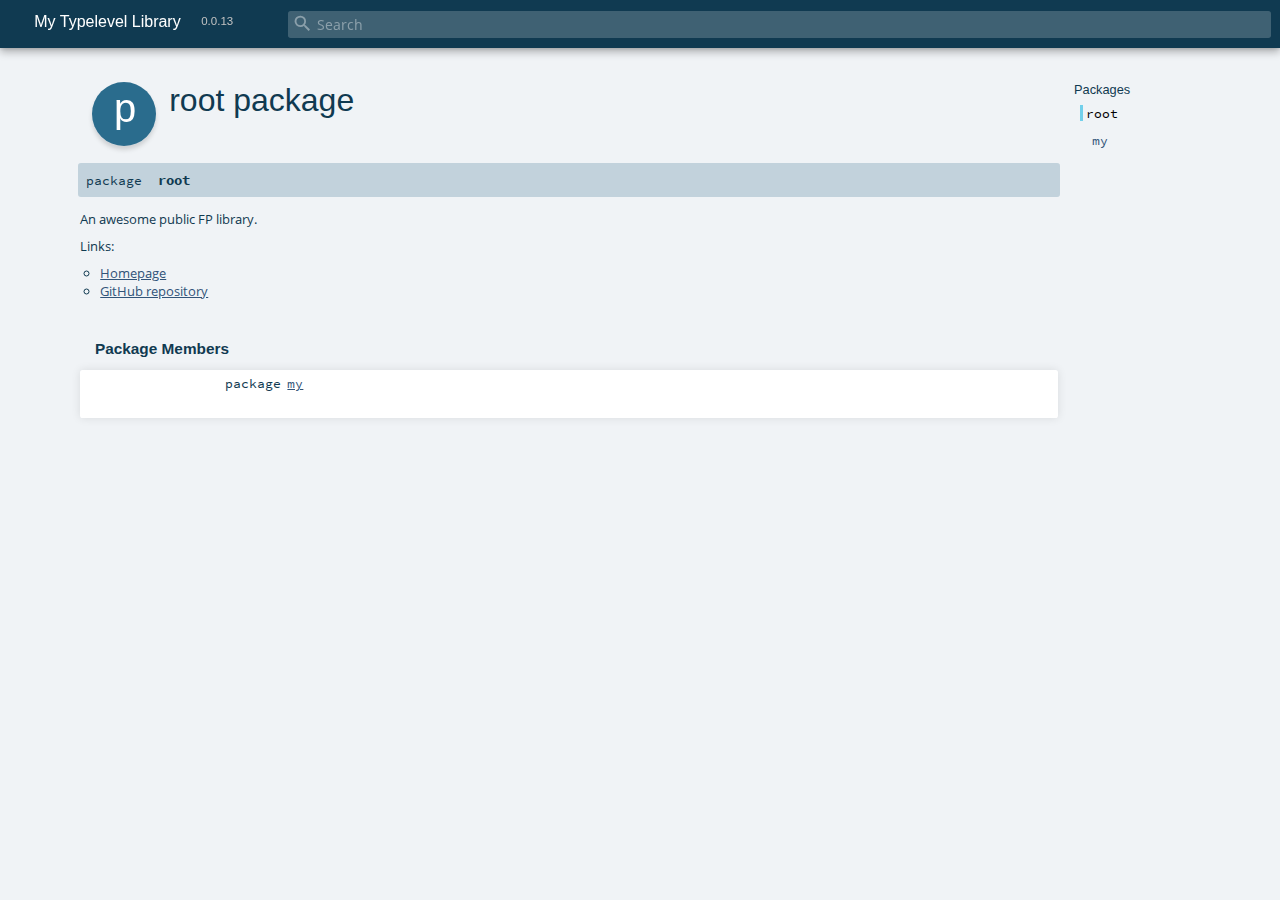
<file: api/index.html>
<!DOCTYPE html ><html><head><meta http-equiv="X-UA-Compatible" content="IE=edge"/><meta content="width=device-width, initial-scale=1.0, maximum-scale=1.0, user-scalable=no" name="viewport"/><title>My Typelevel Library 0.0.13</title><meta content="My Typelevel Library 0.0.13" name="description"/><meta content="My Typelevel Library 0.0.13" name="keywords"/><meta http-equiv="content-type" content="text/html; charset=UTF-8"/><link href="lib/index.css" media="screen" type="text/css" rel="stylesheet"/><link href="lib/template.css" media="screen" type="text/css" rel="stylesheet"/><link href="lib/print.css" media="print" type="text/css" rel="stylesheet"/><link href="lib/diagrams.css" media="screen" type="text/css" rel="stylesheet" id="diagrams-css"/><script type="text/javascript" src="lib/jquery.min.js"></script><script type="text/javascript" src="lib/index.js"></script><script type="text/javascript" src="index.js"></script><script type="text/javascript" src="lib/scheduler.js"></script><script type="text/javascript" src="lib/template.js"></script><script type="text/javascript">/* this variable can be used by the JS to determine the path to the root document */
var toRoot = '';</script></head><body><div id="search"><span id="doc-title">My Typelevel Library<span id="doc-version">0.0.13</span></span> <span class="close-results"><span class="left">&lt;</span> Back</span><div id="textfilter"><span class="input"><input autocapitalize="none" placeholder="Search" id="index-input" type="text" accesskey="/"/><i class="clear material-icons"></i><i id="search-icon" class="material-icons"></i></span></div></div><div id="search-results"><div id="search-progress"><div id="progress-fill"></div></div><div id="results-content"><div id="entity-results"></div><div id="member-results"></div></div></div><div id="content-scroll-container" style="-webkit-overflow-scrolling: touch;"><div id="content-container" style="-webkit-overflow-scrolling: touch;"><div id="subpackage-spacer"><div id="packages"><h1>Packages</h1><ul><li class="indented0 current" name="_root_.root" group="Ungrouped" fullComment="yes" data-isabs="false" visbl="pub"><a id="_root_" class="anchorToMember"></a><a id="root:_root_" class="anchorToMember"></a> <span class="permalink"><a href="index.html" title="Permalink"><i class="material-icons"></i></a></span> <span class="modifier_kind"><span class="modifier"></span> <span class="kind">package</span></span> <span class="symbol"><span class="name">root</span></span><p class="shortcomment cmt">An awesome public FP library.</p><div class="fullcomment"><div class="comment cmt"><p>An awesome public FP library.</p><p>Links:</p><ul><li><a href="https://alexandru.github.io/my-typelevel-library/" target="_blank">Homepage</a></li><li><a href="https://github.com/alexandru/my-typelevel-library" target="_blank">GitHub repository</a></li></ul></div></div></li><li class="indented1 " name="_root_.my" group="Ungrouped" fullComment="no" data-isabs="false" visbl="pub"><a id="my" class="anchorToMember"></a><a id="my:my" class="anchorToMember"></a> <span class="permalink"><a href="my/index.html" title="Permalink"><i class="material-icons"></i></a></span> <span class="modifier_kind"><span class="modifier"></span> <span class="kind">package</span></span> <span class="symbol"><a href="my/index.html" title=""><span class="name">my</span></a></span></li></ul></div></div><div id="content"><body class="package value"><div id="definition"><div class="big-circle package">p</div><h1>root package <span class="permalink"><a href="index.html" title="Permalink"><i class="material-icons"></i></a></span></h1></div><h4 id="signature" class="signature"><span class="modifier_kind"><span class="modifier"></span> <span class="kind">package</span></span> <span class="symbol"><span class="name">root</span></span></h4><div id="comment" class="fullcommenttop"><div class="comment cmt"><p>An awesome public FP library.</p><p>Links:</p><ul><li><a href="https://alexandru.github.io/my-typelevel-library/" target="_blank">Homepage</a></li><li><a href="https://github.com/alexandru/my-typelevel-library" target="_blank">GitHub repository</a></li></ul></div></div><div id="template"><div id="allMembers"><div id="packages" class="package members"><h3>Package Members</h3><ol><li class="indented0 " name="_root_.my" group="Ungrouped" fullComment="no" data-isabs="false" visbl="pub"><a id="my" class="anchorToMember"></a><a id="my:my" class="anchorToMember"></a> <span class="permalink"><a href="my/index.html" title="Permalink"><i class="material-icons"></i></a></span> <span class="modifier_kind"><span class="modifier"></span> <span class="kind">package</span></span> <span class="symbol"><a href="my/index.html" title=""><span class="name">my</span></a></span></li></ol></div></div><div id="inheritedMembers"></div><div id="groupedMembers"><div name="Ungrouped" class="group"><h3>Ungrouped</h3></div></div></div><div id="tooltip"></div><div id="footer"></div></body></div></div></div></body></html>
</file>
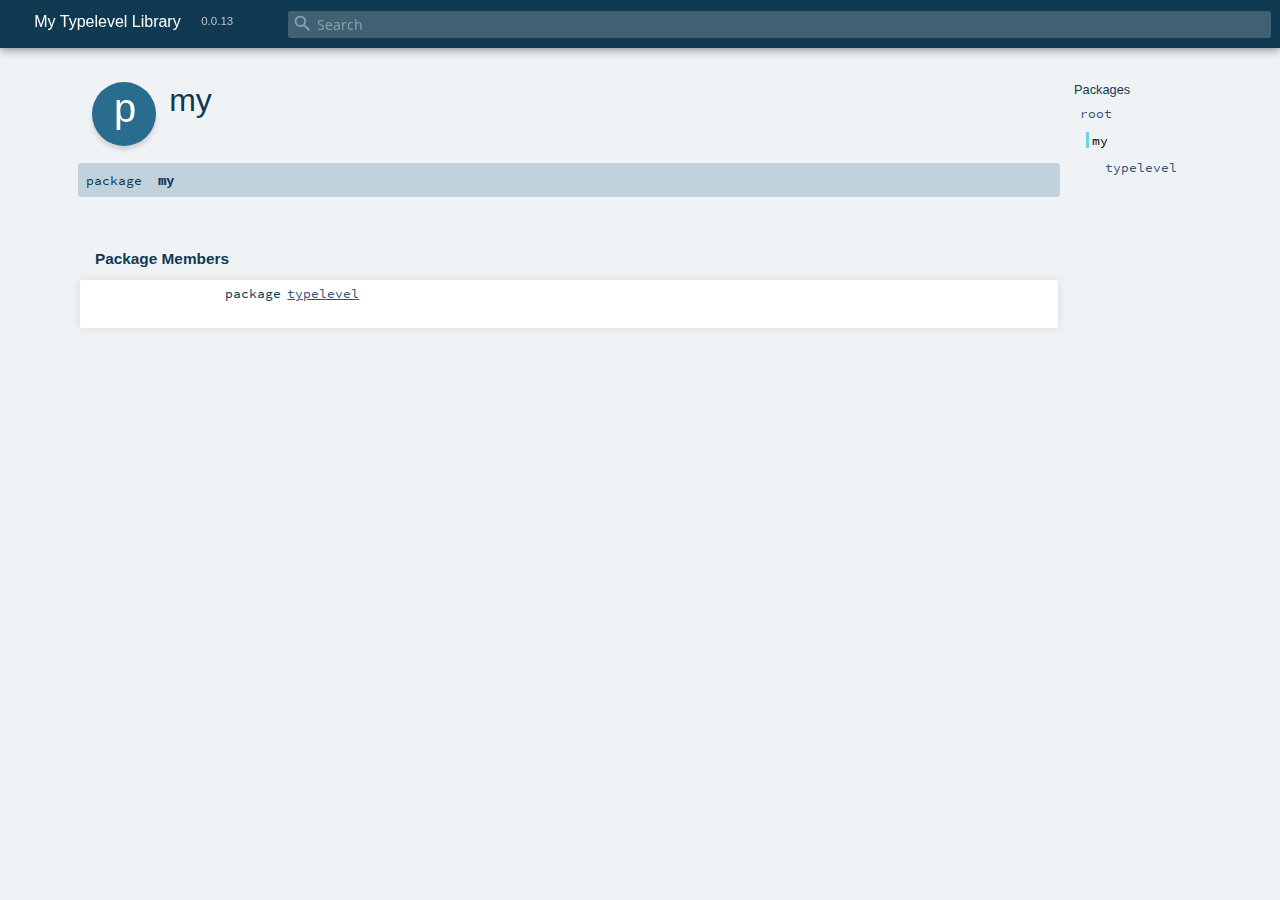
<file: api/my/index.html>
<!DOCTYPE html ><html><head><meta http-equiv="X-UA-Compatible" content="IE=edge"/><meta content="width=device-width, initial-scale=1.0, maximum-scale=1.0, user-scalable=no" name="viewport"/><title>My Typelevel Library 0.0.13 - my</title><meta content="My Typelevel Library 0.0.13 - my" name="description"/><meta content="My Typelevel Library 0.0.13 my" name="keywords"/><meta http-equiv="content-type" content="text/html; charset=UTF-8"/><link href="../lib/index.css" media="screen" type="text/css" rel="stylesheet"/><link href="../lib/template.css" media="screen" type="text/css" rel="stylesheet"/><link href="../lib/print.css" media="print" type="text/css" rel="stylesheet"/><link href="../lib/diagrams.css" media="screen" type="text/css" rel="stylesheet" id="diagrams-css"/><script type="text/javascript" src="../lib/jquery.min.js"></script><script type="text/javascript" src="../lib/index.js"></script><script type="text/javascript" src="../index.js"></script><script type="text/javascript" src="../lib/scheduler.js"></script><script type="text/javascript" src="../lib/template.js"></script><script type="text/javascript">/* this variable can be used by the JS to determine the path to the root document */
var toRoot = '../';</script></head><body><div id="search"><span id="doc-title">My Typelevel Library<span id="doc-version">0.0.13</span></span> <span class="close-results"><span class="left">&lt;</span> Back</span><div id="textfilter"><span class="input"><input autocapitalize="none" placeholder="Search" id="index-input" type="text" accesskey="/"/><i class="clear material-icons"></i><i id="search-icon" class="material-icons"></i></span></div></div><div id="search-results"><div id="search-progress"><div id="progress-fill"></div></div><div id="results-content"><div id="entity-results"></div><div id="member-results"></div></div></div><div id="content-scroll-container" style="-webkit-overflow-scrolling: touch;"><div id="content-container" style="-webkit-overflow-scrolling: touch;"><div id="subpackage-spacer"><div id="packages"><h1>Packages</h1><ul><li class="indented0 " name="_root_.root" group="Ungrouped" fullComment="yes" data-isabs="false" visbl="pub"><a id="_root_" class="anchorToMember"></a><a id="root:_root_" class="anchorToMember"></a> <span class="permalink"><a href="../index.html" title="Permalink"><i class="material-icons"></i></a></span> <span class="modifier_kind"><span class="modifier"></span> <span class="kind">package</span></span> <span class="symbol"><a href="../index.html" title="An awesome public FP library."><span class="name">root</span></a></span><p class="shortcomment cmt">An awesome public FP library.</p><div class="fullcomment"><div class="comment cmt"><p>An awesome public FP library.</p><p>Links:</p><ul><li><a href="https://alexandru.github.io/my-typelevel-library/" target="_blank">Homepage</a></li><li><a href="https://github.com/alexandru/my-typelevel-library" target="_blank">GitHub repository</a></li></ul></div><dl class="attributes block"><dt>Definition Classes</dt><dd><a href="../index.html" name="_root_" id="_root_" class="extype">root</a></dd></dl></div></li><li class="indented1 current" name="_root_.my" group="Ungrouped" fullComment="yes" data-isabs="false" visbl="pub"><a id="my" class="anchorToMember"></a><a id="my:my" class="anchorToMember"></a> <span class="permalink"><a href="../my/index.html" title="Permalink"><i class="material-icons"></i></a></span> <span class="modifier_kind"><span class="modifier"></span> <span class="kind">package</span></span> <span class="symbol"><span class="name">my</span></span><div class="fullcomment"><dl class="attributes block"><dt>Definition Classes</dt><dd><a href="../index.html" name="_root_" id="_root_" class="extype">root</a></dd></dl></div></li><li class="indented2 " name="my.typelevel" group="Ungrouped" fullComment="no" data-isabs="false" visbl="pub"><a id="typelevel" class="anchorToMember"></a><a id="typelevel:typelevel" class="anchorToMember"></a> <span class="permalink"><a href="../my/typelevel/index.html" title="Permalink"><i class="material-icons"></i></a></span> <span class="modifier_kind"><span class="modifier"></span> <span class="kind">package</span></span> <span class="symbol"><a href="typelevel/index.html" title=""><span class="name">typelevel</span></a></span></li></ul></div></div><div id="content"><body class="package value"><div id="definition"><div class="big-circle package">p</div><h1>my<span class="permalink"><a href="../my/index.html" title="Permalink"><i class="material-icons"></i></a></span></h1></div><h4 id="signature" class="signature"><span class="modifier_kind"><span class="modifier"></span> <span class="kind">package</span></span> <span class="symbol"><span class="name">my</span></span></h4><div id="comment" class="fullcommenttop"></div><div id="template"><div id="allMembers"><div id="packages" class="package members"><h3>Package Members</h3><ol><li class="indented0 " name="my.typelevel" group="Ungrouped" fullComment="no" data-isabs="false" visbl="pub"><a id="typelevel" class="anchorToMember"></a><a id="typelevel:typelevel" class="anchorToMember"></a> <span class="permalink"><a href="../my/typelevel/index.html" title="Permalink"><i class="material-icons"></i></a></span> <span class="modifier_kind"><span class="modifier"></span> <span class="kind">package</span></span> <span class="symbol"><a href="typelevel/index.html" title=""><span class="name">typelevel</span></a></span></li></ol></div></div><div id="inheritedMembers"></div><div id="groupedMembers"><div name="Ungrouped" class="group"><h3>Ungrouped</h3></div></div></div><div id="tooltip"></div><div id="footer"></div></body></div></div></div></body></html>
</file>
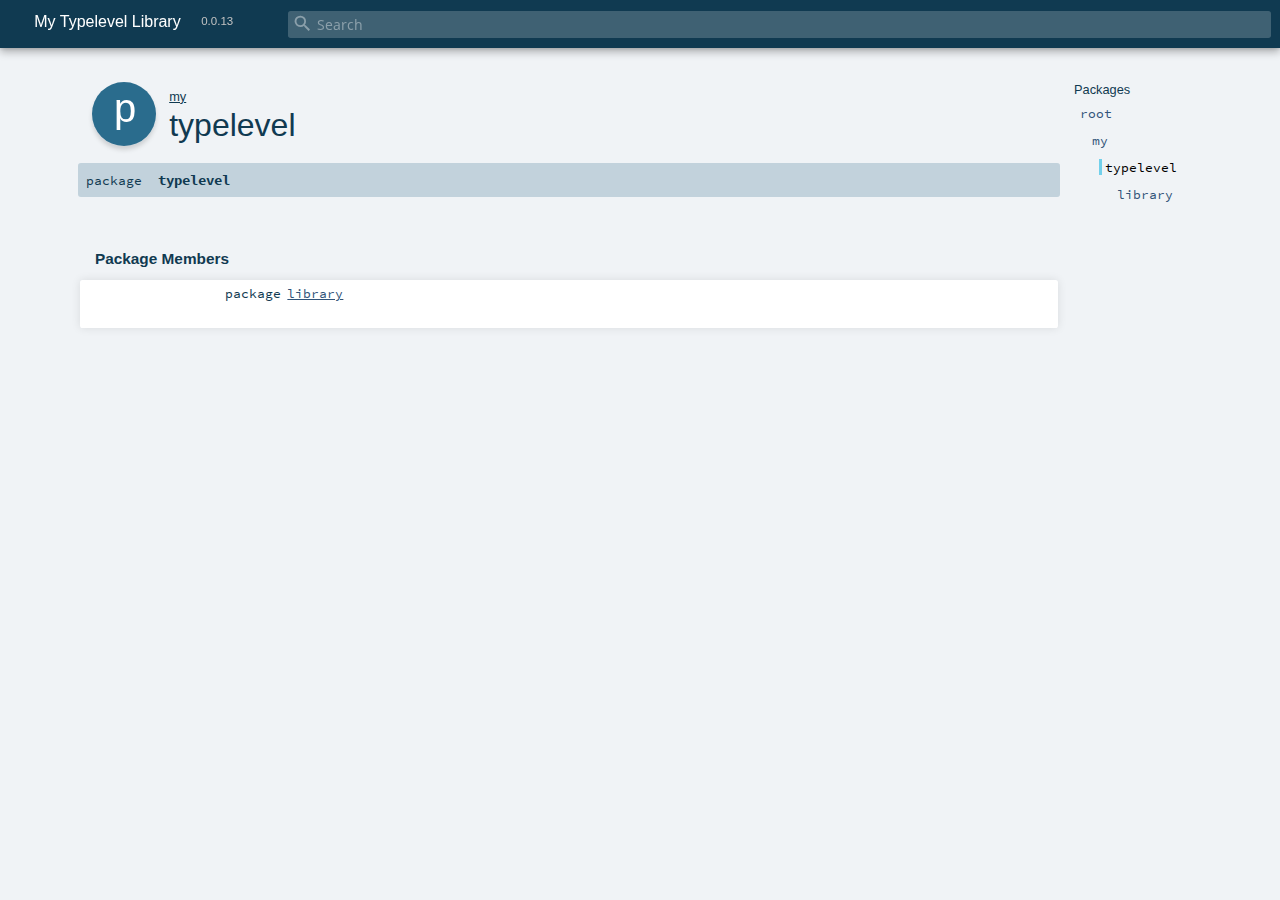
<file: api/my/typelevel/index.html>
<!DOCTYPE html ><html><head><meta http-equiv="X-UA-Compatible" content="IE=edge"/><meta content="width=device-width, initial-scale=1.0, maximum-scale=1.0, user-scalable=no" name="viewport"/><title>My Typelevel Library 0.0.13 - my.typelevel</title><meta content="My Typelevel Library 0.0.13 - my.typelevel" name="description"/><meta content="My Typelevel Library 0.0.13 my.typelevel" name="keywords"/><meta http-equiv="content-type" content="text/html; charset=UTF-8"/><link href="../../lib/index.css" media="screen" type="text/css" rel="stylesheet"/><link href="../../lib/template.css" media="screen" type="text/css" rel="stylesheet"/><link href="../../lib/print.css" media="print" type="text/css" rel="stylesheet"/><link href="../../lib/diagrams.css" media="screen" type="text/css" rel="stylesheet" id="diagrams-css"/><script type="text/javascript" src="../../lib/jquery.min.js"></script><script type="text/javascript" src="../../lib/index.js"></script><script type="text/javascript" src="../../index.js"></script><script type="text/javascript" src="../../lib/scheduler.js"></script><script type="text/javascript" src="../../lib/template.js"></script><script type="text/javascript">/* this variable can be used by the JS to determine the path to the root document */
var toRoot = '../../';</script></head><body><div id="search"><span id="doc-title">My Typelevel Library<span id="doc-version">0.0.13</span></span> <span class="close-results"><span class="left">&lt;</span> Back</span><div id="textfilter"><span class="input"><input autocapitalize="none" placeholder="Search" id="index-input" type="text" accesskey="/"/><i class="clear material-icons"></i><i id="search-icon" class="material-icons"></i></span></div></div><div id="search-results"><div id="search-progress"><div id="progress-fill"></div></div><div id="results-content"><div id="entity-results"></div><div id="member-results"></div></div></div><div id="content-scroll-container" style="-webkit-overflow-scrolling: touch;"><div id="content-container" style="-webkit-overflow-scrolling: touch;"><div id="subpackage-spacer"><div id="packages"><h1>Packages</h1><ul><li class="indented0 " name="_root_.root" group="Ungrouped" fullComment="yes" data-isabs="false" visbl="pub"><a id="_root_" class="anchorToMember"></a><a id="root:_root_" class="anchorToMember"></a> <span class="permalink"><a href="../../index.html" title="Permalink"><i class="material-icons"></i></a></span> <span class="modifier_kind"><span class="modifier"></span> <span class="kind">package</span></span> <span class="symbol"><a href="../../index.html" title="An awesome public FP library."><span class="name">root</span></a></span><p class="shortcomment cmt">An awesome public FP library.</p><div class="fullcomment"><div class="comment cmt"><p>An awesome public FP library.</p><p>Links:</p><ul><li><a href="https://alexandru.github.io/my-typelevel-library/" target="_blank">Homepage</a></li><li><a href="https://github.com/alexandru/my-typelevel-library" target="_blank">GitHub repository</a></li></ul></div><dl class="attributes block"><dt>Definition Classes</dt><dd><a href="../../index.html" name="_root_" id="_root_" class="extype">root</a></dd></dl></div></li><li class="indented1 " name="_root_.my" group="Ungrouped" fullComment="yes" data-isabs="false" visbl="pub"><a id="my" class="anchorToMember"></a><a id="my:my" class="anchorToMember"></a> <span class="permalink"><a href="../../my/index.html" title="Permalink"><i class="material-icons"></i></a></span> <span class="modifier_kind"><span class="modifier"></span> <span class="kind">package</span></span> <span class="symbol"><a href="../index.html" title=""><span class="name">my</span></a></span><div class="fullcomment"><dl class="attributes block"><dt>Definition Classes</dt><dd><a href="../../index.html" name="_root_" id="_root_" class="extype">root</a></dd></dl></div></li><li class="indented2 current" name="my.typelevel" group="Ungrouped" fullComment="yes" data-isabs="false" visbl="pub"><a id="typelevel" class="anchorToMember"></a><a id="typelevel:typelevel" class="anchorToMember"></a> <span class="permalink"><a href="../../my/typelevel/index.html" title="Permalink"><i class="material-icons"></i></a></span> <span class="modifier_kind"><span class="modifier"></span> <span class="kind">package</span></span> <span class="symbol"><span class="name">typelevel</span></span><div class="fullcomment"><dl class="attributes block"><dt>Definition Classes</dt><dd><a href="../index.html" name="my" id="my" class="extype">my</a></dd></dl></div></li><li class="indented3 " name="my.typelevel.library" group="Ungrouped" fullComment="no" data-isabs="false" visbl="pub"><a id="library" class="anchorToMember"></a><a id="library:library" class="anchorToMember"></a> <span class="permalink"><a href="../../my/typelevel/library/index.html" title="Permalink"><i class="material-icons"></i></a></span> <span class="modifier_kind"><span class="modifier"></span> <span class="kind">package</span></span> <span class="symbol"><a href="library/index.html" title=""><span class="name">library</span></a></span></li></ul></div></div><div id="content"><body class="package value"><div id="definition"><div class="big-circle package">p</div><p id="owner"><a href="../index.html" name="my" id="my" class="extype">my</a></p><h1>typelevel<span class="permalink"><a href="../../my/typelevel/index.html" title="Permalink"><i class="material-icons"></i></a></span></h1></div><h4 id="signature" class="signature"><span class="modifier_kind"><span class="modifier"></span> <span class="kind">package</span></span> <span class="symbol"><span class="name">typelevel</span></span></h4><div id="comment" class="fullcommenttop"></div><div id="template"><div id="allMembers"><div id="packages" class="package members"><h3>Package Members</h3><ol><li class="indented0 " name="my.typelevel.library" group="Ungrouped" fullComment="no" data-isabs="false" visbl="pub"><a id="library" class="anchorToMember"></a><a id="library:library" class="anchorToMember"></a> <span class="permalink"><a href="../../my/typelevel/library/index.html" title="Permalink"><i class="material-icons"></i></a></span> <span class="modifier_kind"><span class="modifier"></span> <span class="kind">package</span></span> <span class="symbol"><a href="library/index.html" title=""><span class="name">library</span></a></span></li></ol></div></div><div id="inheritedMembers"></div><div id="groupedMembers"><div name="Ungrouped" class="group"><h3>Ungrouped</h3></div></div></div><div id="tooltip"></div><div id="footer"></div></body></div></div></div></body></html>
</file>
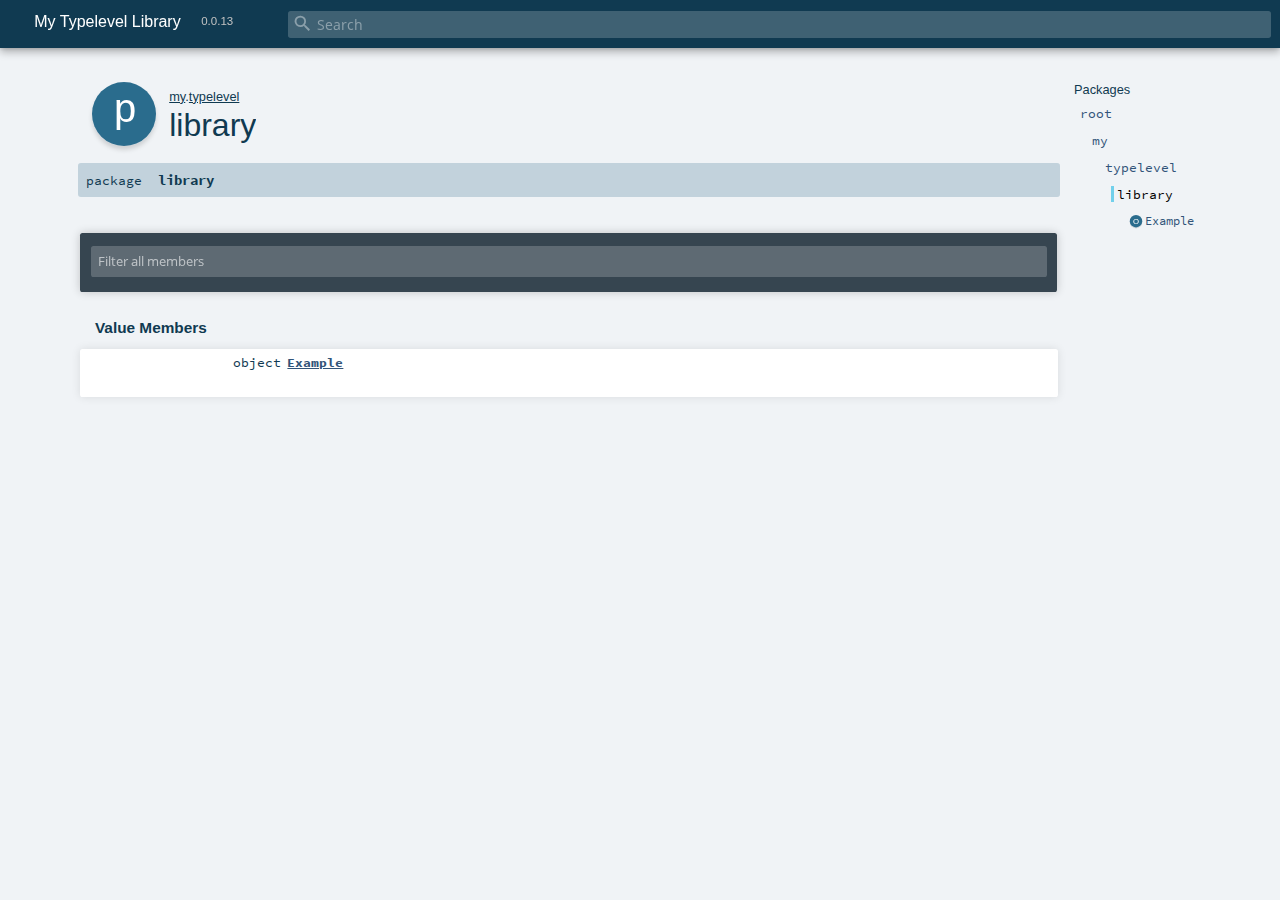
<file: api/my/typelevel/library/index.html>
<!DOCTYPE html ><html><head><meta http-equiv="X-UA-Compatible" content="IE=edge"/><meta content="width=device-width, initial-scale=1.0, maximum-scale=1.0, user-scalable=no" name="viewport"/><title>My Typelevel Library 0.0.13 - my.typelevel.library</title><meta content="My Typelevel Library 0.0.13 - my.typelevel.library" name="description"/><meta content="My Typelevel Library 0.0.13 my.typelevel.library" name="keywords"/><meta http-equiv="content-type" content="text/html; charset=UTF-8"/><link href="../../../lib/index.css" media="screen" type="text/css" rel="stylesheet"/><link href="../../../lib/template.css" media="screen" type="text/css" rel="stylesheet"/><link href="../../../lib/print.css" media="print" type="text/css" rel="stylesheet"/><link href="../../../lib/diagrams.css" media="screen" type="text/css" rel="stylesheet" id="diagrams-css"/><script type="text/javascript" src="../../../lib/jquery.min.js"></script><script type="text/javascript" src="../../../lib/index.js"></script><script type="text/javascript" src="../../../index.js"></script><script type="text/javascript" src="../../../lib/scheduler.js"></script><script type="text/javascript" src="../../../lib/template.js"></script><script type="text/javascript">/* this variable can be used by the JS to determine the path to the root document */
var toRoot = '../../../';</script></head><body><div id="search"><span id="doc-title">My Typelevel Library<span id="doc-version">0.0.13</span></span> <span class="close-results"><span class="left">&lt;</span> Back</span><div id="textfilter"><span class="input"><input autocapitalize="none" placeholder="Search" id="index-input" type="text" accesskey="/"/><i class="clear material-icons"></i><i id="search-icon" class="material-icons"></i></span></div></div><div id="search-results"><div id="search-progress"><div id="progress-fill"></div></div><div id="results-content"><div id="entity-results"></div><div id="member-results"></div></div></div><div id="content-scroll-container" style="-webkit-overflow-scrolling: touch;"><div id="content-container" style="-webkit-overflow-scrolling: touch;"><div id="subpackage-spacer"><div id="packages"><h1>Packages</h1><ul><li class="indented0 " name="_root_.root" group="Ungrouped" fullComment="yes" data-isabs="false" visbl="pub"><a id="_root_" class="anchorToMember"></a><a id="root:_root_" class="anchorToMember"></a> <span class="permalink"><a href="../../../index.html" title="Permalink"><i class="material-icons"></i></a></span> <span class="modifier_kind"><span class="modifier"></span> <span class="kind">package</span></span> <span class="symbol"><a href="../../../index.html" title="An awesome public FP library."><span class="name">root</span></a></span><p class="shortcomment cmt">An awesome public FP library.</p><div class="fullcomment"><div class="comment cmt"><p>An awesome public FP library.</p><p>Links:</p><ul><li><a href="https://alexandru.github.io/my-typelevel-library/" target="_blank">Homepage</a></li><li><a href="https://github.com/alexandru/my-typelevel-library" target="_blank">GitHub repository</a></li></ul></div><dl class="attributes block"><dt>Definition Classes</dt><dd><a href="../../../index.html" name="_root_" id="_root_" class="extype">root</a></dd></dl></div></li><li class="indented1 " name="_root_.my" group="Ungrouped" fullComment="yes" data-isabs="false" visbl="pub"><a id="my" class="anchorToMember"></a><a id="my:my" class="anchorToMember"></a> <span class="permalink"><a href="../../../my/index.html" title="Permalink"><i class="material-icons"></i></a></span> <span class="modifier_kind"><span class="modifier"></span> <span class="kind">package</span></span> <span class="symbol"><a href="../../index.html" title=""><span class="name">my</span></a></span><div class="fullcomment"><dl class="attributes block"><dt>Definition Classes</dt><dd><a href="../../../index.html" name="_root_" id="_root_" class="extype">root</a></dd></dl></div></li><li class="indented2 " name="my.typelevel" group="Ungrouped" fullComment="yes" data-isabs="false" visbl="pub"><a id="typelevel" class="anchorToMember"></a><a id="typelevel:typelevel" class="anchorToMember"></a> <span class="permalink"><a href="../../../my/typelevel/index.html" title="Permalink"><i class="material-icons"></i></a></span> <span class="modifier_kind"><span class="modifier"></span> <span class="kind">package</span></span> <span class="symbol"><a href="../index.html" title=""><span class="name">typelevel</span></a></span><div class="fullcomment"><dl class="attributes block"><dt>Definition Classes</dt><dd><a href="../../index.html" name="my" id="my" class="extype">my</a></dd></dl></div></li><li class="indented3 current" name="my.typelevel.library" group="Ungrouped" fullComment="yes" data-isabs="false" visbl="pub"><a id="library" class="anchorToMember"></a><a id="library:library" class="anchorToMember"></a> <span class="permalink"><a href="../../../my/typelevel/library/index.html" title="Permalink"><i class="material-icons"></i></a></span> <span class="modifier_kind"><span class="modifier"></span> <span class="kind">package</span></span> <span class="symbol"><span class="name">library</span></span><div class="fullcomment"><dl class="attributes block"><dt>Definition Classes</dt><dd><a href="../index.html" name="my.typelevel" id="my.typelevel" class="extype">typelevel</a></dd></dl></div></li><li class="current-entities indented3"><span class="separator"></span> <a href="Example$.html" title="" class="object"></a><a href="Example$.html" title="">Example</a></li></ul></div></div><div id="content"><body class="package value"><div id="definition"><div class="big-circle package">p</div><p id="owner"><a href="../../index.html" name="my" id="my" class="extype">my</a>.<a href="../index.html" name="my.typelevel" id="my.typelevel" class="extype">typelevel</a></p><h1>library<span class="permalink"><a href="../../../my/typelevel/library/index.html" title="Permalink"><i class="material-icons"></i></a></span></h1></div><h4 id="signature" class="signature"><span class="modifier_kind"><span class="modifier"></span> <span class="kind">package</span></span> <span class="symbol"><span class="name">library</span></span></h4><div id="comment" class="fullcommenttop"></div><div id="mbrsel"><div class="toggle"></div><div id="memberfilter"><i class="material-icons arrow"></i><span class="input"><input placeholder="Filter all members" id="mbrsel-input" type="text" accesskey="/"/></span><i class="clear material-icons"></i></div><div id="filterby"><div id="order"><span class="filtertype">Ordering</span><ol><li class="alpha in"><span>Alphabetic</span></li></ol></div><div id="visbl"><span class="filtertype">Visibility</span><ol><li class="public in"><span>Public</span></li><li class="protected out"><span>Protected</span></li></ol></div></div></div><div id="template"><div id="allMembers"><div class="values members"><h3>Value Members</h3><ol><li class="indented0 " name="my.typelevel.library.Example" group="Ungrouped" fullComment="no" data-isabs="false" visbl="pub"><a id="Example" class="anchorToMember"></a><a id="Example:Example" class="anchorToMember"></a> <span class="permalink"><a href="../../../my/typelevel/library/Example$.html" title="Permalink"><i class="material-icons"></i></a></span> <span class="modifier_kind"><span class="modifier"></span> <span class="kind">object</span></span> <span class="symbol"><a href="Example$.html" title=""><span class="name">Example</span></a></span></li></ol></div></div><div id="inheritedMembers"></div><div id="groupedMembers"><div name="Ungrouped" class="group"><h3>Ungrouped</h3></div></div></div><div id="tooltip"></div><div id="footer"></div></body></div></div></div></body></html>
</file>
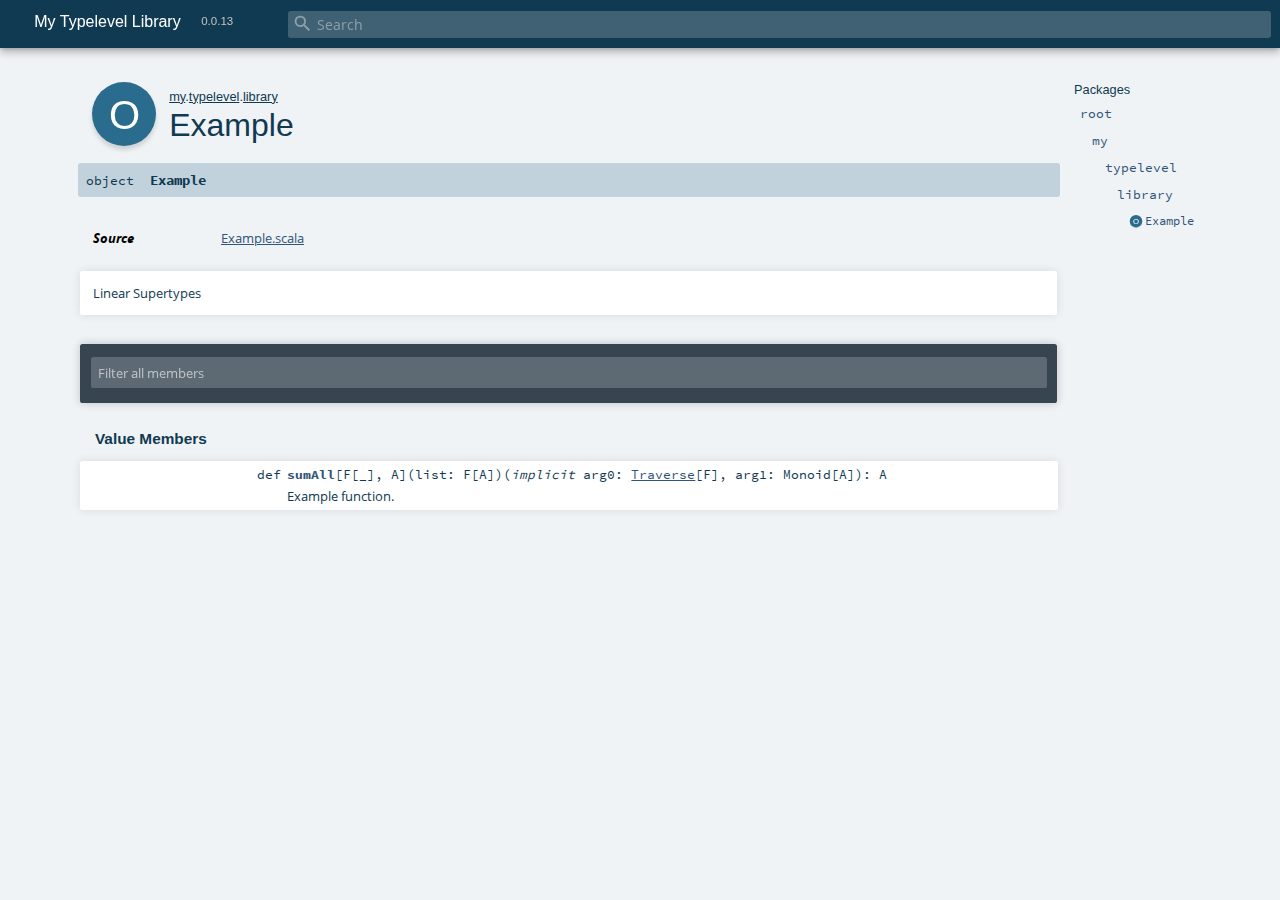
<file: api/my/typelevel/library/Example$.html>
<!DOCTYPE html ><html><head><meta http-equiv="X-UA-Compatible" content="IE=edge"/><meta content="width=device-width, initial-scale=1.0, maximum-scale=1.0, user-scalable=no" name="viewport"/><title>My Typelevel Library 0.0.13 - my.typelevel.library.Example</title><meta content="My Typelevel Library 0.0.13 - my.typelevel.library.Example" name="description"/><meta content="My Typelevel Library 0.0.13 my.typelevel.library.Example" name="keywords"/><meta http-equiv="content-type" content="text/html; charset=UTF-8"/><link href="../../../lib/index.css" media="screen" type="text/css" rel="stylesheet"/><link href="../../../lib/template.css" media="screen" type="text/css" rel="stylesheet"/><link href="../../../lib/print.css" media="print" type="text/css" rel="stylesheet"/><link href="../../../lib/diagrams.css" media="screen" type="text/css" rel="stylesheet" id="diagrams-css"/><script type="text/javascript" src="../../../lib/jquery.min.js"></script><script type="text/javascript" src="../../../lib/index.js"></script><script type="text/javascript" src="../../../index.js"></script><script type="text/javascript" src="../../../lib/scheduler.js"></script><script type="text/javascript" src="../../../lib/template.js"></script><script type="text/javascript">/* this variable can be used by the JS to determine the path to the root document */
var toRoot = '../../../';</script></head><body><div id="search"><span id="doc-title">My Typelevel Library<span id="doc-version">0.0.13</span></span> <span class="close-results"><span class="left">&lt;</span> Back</span><div id="textfilter"><span class="input"><input autocapitalize="none" placeholder="Search" id="index-input" type="text" accesskey="/"/><i class="clear material-icons"></i><i id="search-icon" class="material-icons"></i></span></div></div><div id="search-results"><div id="search-progress"><div id="progress-fill"></div></div><div id="results-content"><div id="entity-results"></div><div id="member-results"></div></div></div><div id="content-scroll-container" style="-webkit-overflow-scrolling: touch;"><div id="content-container" style="-webkit-overflow-scrolling: touch;"><div id="subpackage-spacer"><div id="packages"><h1>Packages</h1><ul><li class="indented0 " name="_root_.root" group="Ungrouped" fullComment="yes" data-isabs="false" visbl="pub"><a id="_root_" class="anchorToMember"></a><a id="root:_root_" class="anchorToMember"></a> <span class="permalink"><a href="../../../index.html" title="Permalink"><i class="material-icons"></i></a></span> <span class="modifier_kind"><span class="modifier"></span> <span class="kind">package</span></span> <span class="symbol"><a href="../../../index.html" title="An awesome public FP library."><span class="name">root</span></a></span><p class="shortcomment cmt">An awesome public FP library.</p><div class="fullcomment"><div class="comment cmt"><p>An awesome public FP library.</p><p>Links:</p><ul><li><a href="https://alexandru.github.io/my-typelevel-library/" target="_blank">Homepage</a></li><li><a href="https://github.com/alexandru/my-typelevel-library" target="_blank">GitHub repository</a></li></ul></div><dl class="attributes block"><dt>Definition Classes</dt><dd><a href="../../../index.html" name="_root_" id="_root_" class="extype">root</a></dd></dl></div></li><li class="indented1 " name="_root_.my" group="Ungrouped" fullComment="yes" data-isabs="false" visbl="pub"><a id="my" class="anchorToMember"></a><a id="my:my" class="anchorToMember"></a> <span class="permalink"><a href="../../../my/index.html" title="Permalink"><i class="material-icons"></i></a></span> <span class="modifier_kind"><span class="modifier"></span> <span class="kind">package</span></span> <span class="symbol"><a href="../../index.html" title=""><span class="name">my</span></a></span><div class="fullcomment"><dl class="attributes block"><dt>Definition Classes</dt><dd><a href="../../../index.html" name="_root_" id="_root_" class="extype">root</a></dd></dl></div></li><li class="indented2 " name="my.typelevel" group="Ungrouped" fullComment="yes" data-isabs="false" visbl="pub"><a id="typelevel" class="anchorToMember"></a><a id="typelevel:typelevel" class="anchorToMember"></a> <span class="permalink"><a href="../../../my/typelevel/index.html" title="Permalink"><i class="material-icons"></i></a></span> <span class="modifier_kind"><span class="modifier"></span> <span class="kind">package</span></span> <span class="symbol"><a href="../index.html" title=""><span class="name">typelevel</span></a></span><div class="fullcomment"><dl class="attributes block"><dt>Definition Classes</dt><dd><a href="../../index.html" name="my" id="my" class="extype">my</a></dd></dl></div></li><li class="indented3 " name="my.typelevel.library" group="Ungrouped" fullComment="yes" data-isabs="false" visbl="pub"><a id="library" class="anchorToMember"></a><a id="library:library" class="anchorToMember"></a> <span class="permalink"><a href="../../../my/typelevel/library/index.html" title="Permalink"><i class="material-icons"></i></a></span> <span class="modifier_kind"><span class="modifier"></span> <span class="kind">package</span></span> <span class="symbol"><a href="index.html" title=""><span class="name">library</span></a></span><div class="fullcomment"><dl class="attributes block"><dt>Definition Classes</dt><dd><a href="../index.html" name="my.typelevel" id="my.typelevel" class="extype">typelevel</a></dd></dl></div></li><li class="current-entities indented3"><span class="separator"></span> <a href="" title="" class="object"></a><a href="" title="">Example</a></li></ul></div></div><div id="content"><body class="object value"><div id="definition"><div class="big-circle object">o</div><p id="owner"><a href="../../index.html" name="my" id="my" class="extype">my</a>.<a href="../index.html" name="my.typelevel" id="my.typelevel" class="extype">typelevel</a>.<a href="index.html" name="my.typelevel.library" id="my.typelevel.library" class="extype">library</a></p><h1>Example<span class="permalink"><a href="../../../my/typelevel/library/Example$.html" title="Permalink"><i class="material-icons"></i></a></span></h1><h3><span class="morelinks"></span></h3></div><h4 id="signature" class="signature"><span class="modifier_kind"><span class="modifier"></span> <span class="kind">object</span></span> <span class="symbol"><span class="name">Example</span></span></h4><div id="comment" class="fullcommenttop"><dl class="attributes block"><dt>Source</dt><dd><a href="https://github.com/alexandru/alexandru/tree/v0.0.13/core/shared/src/main/scala/my/typelevel/library/Example.scala" target="_blank">Example.scala</a></dd></dl><div class="toggleContainer"><div class="toggle block"><span>Linear Supertypes</span><div class="superTypes hiddenContent"><a href="https://www.scala-lang.org/api/2.13.6/scala/AnyRef.html#scala.AnyRef" name="scala.AnyRef" id="scala.AnyRef" class="extype">AnyRef</a>, <a href="https://www.scala-lang.org/api/2.13.6/scala/Any.html#scala.Any" name="scala.Any" id="scala.Any" class="extype">Any</a></div></div></div></div><div id="mbrsel"><div class="toggle"></div><div id="memberfilter"><i class="material-icons arrow"></i><span class="input"><input placeholder="Filter all members" id="mbrsel-input" type="text" accesskey="/"/></span><i class="clear material-icons"></i></div><div id="filterby"><div id="order"><span class="filtertype">Ordering</span><ol><li class="alpha in"><span>Alphabetic</span></li><li class="inherit out"><span>By Inheritance</span></li></ol></div><div class="ancestors"><span class="filtertype">Inherited<br/></span><ol id="linearization"><li class="in" name="my.typelevel.library.Example"><span>Example</span></li><li class="in" name="scala.AnyRef"><span>AnyRef</span></li><li class="in" name="scala.Any"><span>Any</span></li></ol></div><div class="ancestors"><span class="filtertype"></span><ol><li class="hideall out"><span>Hide All</span></li><li class="showall in"><span>Show All</span></li></ol></div><div id="visbl"><span class="filtertype">Visibility</span><ol><li class="public in"><span>Public</span></li><li class="protected out"><span>Protected</span></li></ol></div></div></div><div id="template"><div id="allMembers"><div class="values members"><h3>Value Members</h3><ol><li class="indented0 " name="scala.AnyRef#!=" group="Ungrouped" fullComment="yes" data-isabs="false" visbl="pub"><a id="!=(x$1:Any):Boolean" class="anchorToMember"></a><a id="!=(Any):Boolean" class="anchorToMember"></a> <span class="permalink"><a href="../../../my/typelevel/library/Example$.html#!=(x$1:Any):Boolean" title="Permalink"><i class="material-icons"></i></a></span> <span class="modifier_kind"><span class="modifier">final </span> <span class="kind">def</span></span> <span class="symbol"><span class="name" title="gt4s: $bang$eq">!=</span><span class="params">(<span name="arg0">arg0: <a href="https://www.scala-lang.org/api/2.13.6/scala/Any.html#scala.Any" name="scala.Any" id="scala.Any" class="extype">Any</a></span>)</span><span class="result">: <a href="https://www.scala-lang.org/api/2.13.6/scala/Boolean.html#scala.Boolean" name="scala.Boolean" id="scala.Boolean" class="extype">Boolean</a></span></span><div class="fullcomment"><dl class="attributes block"><dt>Definition Classes</dt><dd>AnyRef → Any</dd></dl></div></li><li class="indented0 " name="scala.AnyRef###" group="Ungrouped" fullComment="yes" data-isabs="false" visbl="pub"><a id="##:Int" class="anchorToMember"></a> <span class="permalink"><a href="../../../my/typelevel/library/Example$.html###:Int" title="Permalink"><i class="material-icons"></i></a></span> <span class="modifier_kind"><span class="modifier">final </span> <span class="kind">def</span></span> <span class="symbol"><span class="name" title="gt4s: $hash$hash">##</span><span class="result">: <a href="https://www.scala-lang.org/api/2.13.6/scala/Int.html#scala.Int" name="scala.Int" id="scala.Int" class="extype">Int</a></span></span><div class="fullcomment"><dl class="attributes block"><dt>Definition Classes</dt><dd>AnyRef → Any</dd></dl></div></li><li class="indented0 " name="scala.AnyRef#==" group="Ungrouped" fullComment="yes" data-isabs="false" visbl="pub"><a id="==(x$1:Any):Boolean" class="anchorToMember"></a><a id="==(Any):Boolean" class="anchorToMember"></a> <span class="permalink"><a href="../../../my/typelevel/library/Example$.html#==(x$1:Any):Boolean" title="Permalink"><i class="material-icons"></i></a></span> <span class="modifier_kind"><span class="modifier">final </span> <span class="kind">def</span></span> <span class="symbol"><span class="name" title="gt4s: $eq$eq">==</span><span class="params">(<span name="arg0">arg0: <a href="https://www.scala-lang.org/api/2.13.6/scala/Any.html#scala.Any" name="scala.Any" id="scala.Any" class="extype">Any</a></span>)</span><span class="result">: <a href="https://www.scala-lang.org/api/2.13.6/scala/Boolean.html#scala.Boolean" name="scala.Boolean" id="scala.Boolean" class="extype">Boolean</a></span></span><div class="fullcomment"><dl class="attributes block"><dt>Definition Classes</dt><dd>AnyRef → Any</dd></dl></div></li><li class="indented0 " name="scala.Any#asInstanceOf" group="Ungrouped" fullComment="yes" data-isabs="false" visbl="pub"><a id="asInstanceOf[T0]:T0" class="anchorToMember"></a> <span class="permalink"><a href="../../../my/typelevel/library/Example$.html#asInstanceOf[T0]:T0" title="Permalink"><i class="material-icons"></i></a></span> <span class="modifier_kind"><span class="modifier">final </span> <span class="kind">def</span></span> <span class="symbol"><span class="name">asInstanceOf</span><span class="tparams">[<span name="T0">T0</span>]</span><span class="result">: <span name="scala.Any.asInstanceOf.T0" class="extype">T0</span></span></span><div class="fullcomment"><dl class="attributes block"><dt>Definition Classes</dt><dd>Any</dd></dl></div></li><li class="indented0 " name="scala.AnyRef#clone" group="Ungrouped" fullComment="yes" data-isabs="false" visbl="prt"><a id="clone():Object" class="anchorToMember"></a><a id="clone():AnyRef" class="anchorToMember"></a> <span class="permalink"><a href="../../../my/typelevel/library/Example$.html#clone():Object" title="Permalink"><i class="material-icons"></i></a></span> <span class="modifier_kind"><span class="modifier"></span> <span class="kind">def</span></span> <span class="symbol"><span class="name">clone</span><span class="params">()</span><span class="result">: <a href="https://www.scala-lang.org/api/2.13.6/scala/AnyRef.html#scala.AnyRef" name="scala.AnyRef" id="scala.AnyRef" class="extype">AnyRef</a></span></span><div class="fullcomment"><dl class="attributes block"><dt>Attributes</dt><dd>protected[<span name="java.lang" class="extype">lang</span>] </dd><dt>Definition Classes</dt><dd>AnyRef</dd><dt>Annotations</dt><dd><span class="name">@throws</span><span class="args">(<span><span class="defval">classOf[java.lang.CloneNotSupportedException]</span></span>)</span> <span class="name">@native</span><span class="args">()</span> </dd></dl></div></li><li class="indented0 " name="scala.AnyRef#eq" group="Ungrouped" fullComment="yes" data-isabs="false" visbl="pub"><a id="eq(x$1:AnyRef):Boolean" class="anchorToMember"></a><a id="eq(AnyRef):Boolean" class="anchorToMember"></a> <span class="permalink"><a href="../../../my/typelevel/library/Example$.html#eq(x$1:AnyRef):Boolean" title="Permalink"><i class="material-icons"></i></a></span> <span class="modifier_kind"><span class="modifier">final </span> <span class="kind">def</span></span> <span class="symbol"><span class="name">eq</span><span class="params">(<span name="arg0">arg0: <a href="https://www.scala-lang.org/api/2.13.6/scala/AnyRef.html#scala.AnyRef" name="scala.AnyRef" id="scala.AnyRef" class="extype">AnyRef</a></span>)</span><span class="result">: <a href="https://www.scala-lang.org/api/2.13.6/scala/Boolean.html#scala.Boolean" name="scala.Boolean" id="scala.Boolean" class="extype">Boolean</a></span></span><div class="fullcomment"><dl class="attributes block"><dt>Definition Classes</dt><dd>AnyRef</dd></dl></div></li><li class="indented0 " name="scala.AnyRef#equals" group="Ungrouped" fullComment="yes" data-isabs="false" visbl="pub"><a id="equals(x$1:Object):Boolean" class="anchorToMember"></a><a id="equals(AnyRef):Boolean" class="anchorToMember"></a> <span class="permalink"><a href="../../../my/typelevel/library/Example$.html#equals(x$1:Object):Boolean" title="Permalink"><i class="material-icons"></i></a></span> <span class="modifier_kind"><span class="modifier"></span> <span class="kind">def</span></span> <span class="symbol"><span class="name">equals</span><span class="params">(<span name="arg0">arg0: <a href="https://www.scala-lang.org/api/2.13.6/scala/AnyRef.html#scala.AnyRef" name="scala.AnyRef" id="scala.AnyRef" class="extype">AnyRef</a></span>)</span><span class="result">: <a href="https://www.scala-lang.org/api/2.13.6/scala/Boolean.html#scala.Boolean" name="scala.Boolean" id="scala.Boolean" class="extype">Boolean</a></span></span><div class="fullcomment"><dl class="attributes block"><dt>Definition Classes</dt><dd>AnyRef → Any</dd></dl></div></li><li class="indented0 " name="scala.AnyRef#finalize" group="Ungrouped" fullComment="yes" data-isabs="false" visbl="prt"><a id="finalize():Unit" class="anchorToMember"></a> <span class="permalink"><a href="../../../my/typelevel/library/Example$.html#finalize():Unit" title="Permalink"><i class="material-icons"></i></a></span> <span class="modifier_kind"><span class="modifier"></span> <span class="kind">def</span></span> <span class="symbol"><span class="name">finalize</span><span class="params">()</span><span class="result">: <a href="https://www.scala-lang.org/api/2.13.6/scala/Unit.html#scala.Unit" name="scala.Unit" id="scala.Unit" class="extype">Unit</a></span></span><div class="fullcomment"><dl class="attributes block"><dt>Attributes</dt><dd>protected[<span name="java.lang" class="extype">lang</span>] </dd><dt>Definition Classes</dt><dd>AnyRef</dd><dt>Annotations</dt><dd><span class="name">@throws</span><span class="args">(<span><span class="symbol">classOf[java.lang.Throwable]</span></span>)</span> </dd></dl></div></li><li class="indented0 " name="scala.AnyRef#getClass" group="Ungrouped" fullComment="yes" data-isabs="false" visbl="pub"><a id="getClass():Class[_]" class="anchorToMember"></a><a id="getClass():Class[_&lt;:AnyRef]" class="anchorToMember"></a> <span class="permalink"><a href="../../../my/typelevel/library/Example$.html#getClass():Class[_]" title="Permalink"><i class="material-icons"></i></a></span> <span class="modifier_kind"><span class="modifier">final </span> <span class="kind">def</span></span> <span class="symbol"><span class="name">getClass</span><span class="params">()</span><span class="result">: <a href="https://docs.oracle.com/javase/8/docs/api/java/lang/Class.html#java.lang.Class" name="java.lang.Class" id="java.lang.Class" class="extype">Class</a>[_ &lt;: <a href="https://www.scala-lang.org/api/2.13.6/scala/AnyRef.html#scala.AnyRef" name="scala.AnyRef" id="scala.AnyRef" class="extype">AnyRef</a>]</span></span><div class="fullcomment"><dl class="attributes block"><dt>Definition Classes</dt><dd>AnyRef → Any</dd><dt>Annotations</dt><dd><span class="name">@native</span><span class="args">()</span> </dd></dl></div></li><li class="indented0 " name="scala.AnyRef#hashCode" group="Ungrouped" fullComment="yes" data-isabs="false" visbl="pub"><a id="hashCode():Int" class="anchorToMember"></a> <span class="permalink"><a href="../../../my/typelevel/library/Example$.html#hashCode():Int" title="Permalink"><i class="material-icons"></i></a></span> <span class="modifier_kind"><span class="modifier"></span> <span class="kind">def</span></span> <span class="symbol"><span class="name">hashCode</span><span class="params">()</span><span class="result">: <a href="https://www.scala-lang.org/api/2.13.6/scala/Int.html#scala.Int" name="scala.Int" id="scala.Int" class="extype">Int</a></span></span><div class="fullcomment"><dl class="attributes block"><dt>Definition Classes</dt><dd>AnyRef → Any</dd><dt>Annotations</dt><dd><span class="name">@native</span><span class="args">()</span> </dd></dl></div></li><li class="indented0 " name="scala.Any#isInstanceOf" group="Ungrouped" fullComment="yes" data-isabs="false" visbl="pub"><a id="isInstanceOf[T0]:Boolean" class="anchorToMember"></a> <span class="permalink"><a href="../../../my/typelevel/library/Example$.html#isInstanceOf[T0]:Boolean" title="Permalink"><i class="material-icons"></i></a></span> <span class="modifier_kind"><span class="modifier">final </span> <span class="kind">def</span></span> <span class="symbol"><span class="name">isInstanceOf</span><span class="tparams">[<span name="T0">T0</span>]</span><span class="result">: <a href="https://www.scala-lang.org/api/2.13.6/scala/Boolean.html#scala.Boolean" name="scala.Boolean" id="scala.Boolean" class="extype">Boolean</a></span></span><div class="fullcomment"><dl class="attributes block"><dt>Definition Classes</dt><dd>Any</dd></dl></div></li><li class="indented0 " name="scala.AnyRef#ne" group="Ungrouped" fullComment="yes" data-isabs="false" visbl="pub"><a id="ne(x$1:AnyRef):Boolean" class="anchorToMember"></a><a id="ne(AnyRef):Boolean" class="anchorToMember"></a> <span class="permalink"><a href="../../../my/typelevel/library/Example$.html#ne(x$1:AnyRef):Boolean" title="Permalink"><i class="material-icons"></i></a></span> <span class="modifier_kind"><span class="modifier">final </span> <span class="kind">def</span></span> <span class="symbol"><span class="name">ne</span><span class="params">(<span name="arg0">arg0: <a href="https://www.scala-lang.org/api/2.13.6/scala/AnyRef.html#scala.AnyRef" name="scala.AnyRef" id="scala.AnyRef" class="extype">AnyRef</a></span>)</span><span class="result">: <a href="https://www.scala-lang.org/api/2.13.6/scala/Boolean.html#scala.Boolean" name="scala.Boolean" id="scala.Boolean" class="extype">Boolean</a></span></span><div class="fullcomment"><dl class="attributes block"><dt>Definition Classes</dt><dd>AnyRef</dd></dl></div></li><li class="indented0 " name="scala.AnyRef#notify" group="Ungrouped" fullComment="yes" data-isabs="false" visbl="pub"><a id="notify():Unit" class="anchorToMember"></a> <span class="permalink"><a href="../../../my/typelevel/library/Example$.html#notify():Unit" title="Permalink"><i class="material-icons"></i></a></span> <span class="modifier_kind"><span class="modifier">final </span> <span class="kind">def</span></span> <span class="symbol"><span class="name">notify</span><span class="params">()</span><span class="result">: <a href="https://www.scala-lang.org/api/2.13.6/scala/Unit.html#scala.Unit" name="scala.Unit" id="scala.Unit" class="extype">Unit</a></span></span><div class="fullcomment"><dl class="attributes block"><dt>Definition Classes</dt><dd>AnyRef</dd><dt>Annotations</dt><dd><span class="name">@native</span><span class="args">()</span> </dd></dl></div></li><li class="indented0 " name="scala.AnyRef#notifyAll" group="Ungrouped" fullComment="yes" data-isabs="false" visbl="pub"><a id="notifyAll():Unit" class="anchorToMember"></a> <span class="permalink"><a href="../../../my/typelevel/library/Example$.html#notifyAll():Unit" title="Permalink"><i class="material-icons"></i></a></span> <span class="modifier_kind"><span class="modifier">final </span> <span class="kind">def</span></span> <span class="symbol"><span class="name">notifyAll</span><span class="params">()</span><span class="result">: <a href="https://www.scala-lang.org/api/2.13.6/scala/Unit.html#scala.Unit" name="scala.Unit" id="scala.Unit" class="extype">Unit</a></span></span><div class="fullcomment"><dl class="attributes block"><dt>Definition Classes</dt><dd>AnyRef</dd><dt>Annotations</dt><dd><span class="name">@native</span><span class="args">()</span> </dd></dl></div></li><li class="indented0 " name="my.typelevel.library.Example#sumAll" group="Ungrouped" fullComment="yes" data-isabs="false" visbl="pub"><a id="sumAll[F[_],A](list:F[A])(implicitevidence$1:cats.Traverse[F],implicitevidence$2:cats.Monoid[A]):A" class="anchorToMember"></a><a id="sumAll[F[_],A](F[A])(Traverse[F],Monoid[A]):A" class="anchorToMember"></a> <span class="permalink"><a href="../../../my/typelevel/library/Example$.html#sumAll[F[_],A](list:F[A])(implicitevidence$1:cats.Traverse[F],implicitevidence$2:cats.Monoid[A]):A" title="Permalink"><i class="material-icons"></i></a></span> <span class="modifier_kind"><span class="modifier"></span> <span class="kind">def</span></span> <span class="symbol"><span class="name">sumAll</span><span class="tparams">[<span name="F">F<span class="tparams">[<span name="_">_</span>]</span></span>, <span name="A">A</span>]</span><span class="params">(<span name="list">list: <span name="my.typelevel.library.Example.sumAll.F" class="extype">F</span>[<span name="my.typelevel.library.Example.sumAll.A" class="extype">A</span>]</span>)</span><span class="params">(<span class="implicit">implicit </span><span name="arg0">arg0: <a href="http://typelevel.org/cats/api/cats/Traverse.html#cats.Traverse" name="cats.Traverse" id="cats.Traverse" class="extype">Traverse</a>[<span name="my.typelevel.library.Example.sumAll.F" class="extype">F</span>]</span>, <span name="arg1">arg1: <span name="cats.Monoid" class="extype">Monoid</span>[<span name="my.typelevel.library.Example.sumAll.A" class="extype">A</span>]</span>)</span><span class="result">: <span name="my.typelevel.library.Example.sumAll.A" class="extype">A</span></span></span><p class="shortcomment cmt">Example function.</p><div class="fullcomment"><div class="comment cmt"><p>Example function.</p><p>Usage:</p><pre><span class="kw">import</span> cats.implicits._

Example.sumAll(<span class="std">List</span>(<span class="num">1</span>, <span class="num">2</span>, <span class="num">3</span>, <span class="num">4</span>))</pre></div></div></li><li class="indented0 " name="scala.AnyRef#synchronized" group="Ungrouped" fullComment="yes" data-isabs="false" visbl="pub"><a id="synchronized[T0](x$1:=&gt;T0):T0" class="anchorToMember"></a><a id="synchronized[T0](=&gt;T0):T0" class="anchorToMember"></a> <span class="permalink"><a href="../../../my/typelevel/library/Example$.html#synchronized[T0](x$1:=&gt;T0):T0" title="Permalink"><i class="material-icons"></i></a></span> <span class="modifier_kind"><span class="modifier">final </span> <span class="kind">def</span></span> <span class="symbol"><span class="name">synchronized</span><span class="tparams">[<span name="T0">T0</span>]</span><span class="params">(<span name="arg0">arg0: =&gt; <span name="java.lang.AnyRef.synchronized.T0" class="extype">T0</span></span>)</span><span class="result">: <span name="java.lang.AnyRef.synchronized.T0" class="extype">T0</span></span></span><div class="fullcomment"><dl class="attributes block"><dt>Definition Classes</dt><dd>AnyRef</dd></dl></div></li><li class="indented0 " name="scala.AnyRef#toString" group="Ungrouped" fullComment="yes" data-isabs="false" visbl="pub"><a id="toString():String" class="anchorToMember"></a> <span class="permalink"><a href="../../../my/typelevel/library/Example$.html#toString():String" title="Permalink"><i class="material-icons"></i></a></span> <span class="modifier_kind"><span class="modifier"></span> <span class="kind">def</span></span> <span class="symbol"><span class="name">toString</span><span class="params">()</span><span class="result">: <a href="https://docs.oracle.com/javase/8/docs/api/java/lang/String.html#java.lang.String" name="java.lang.String" id="java.lang.String" class="extype">String</a></span></span><div class="fullcomment"><dl class="attributes block"><dt>Definition Classes</dt><dd>AnyRef → Any</dd></dl></div></li><li class="indented0 " name="scala.AnyRef#wait" group="Ungrouped" fullComment="yes" data-isabs="false" visbl="pub"><a id="wait():Unit" class="anchorToMember"></a> <span class="permalink"><a href="../../../my/typelevel/library/Example$.html#wait():Unit" title="Permalink"><i class="material-icons"></i></a></span> <span class="modifier_kind"><span class="modifier">final </span> <span class="kind">def</span></span> <span class="symbol"><span class="name">wait</span><span class="params">()</span><span class="result">: <a href="https://www.scala-lang.org/api/2.13.6/scala/Unit.html#scala.Unit" name="scala.Unit" id="scala.Unit" class="extype">Unit</a></span></span><div class="fullcomment"><dl class="attributes block"><dt>Definition Classes</dt><dd>AnyRef</dd><dt>Annotations</dt><dd><span class="name">@throws</span><span class="args">(<span><span class="defval">classOf[java.lang.InterruptedException]</span></span>)</span> </dd></dl></div></li><li class="indented0 " name="scala.AnyRef#wait" group="Ungrouped" fullComment="yes" data-isabs="false" visbl="pub"><a id="wait(x$1:Long,x$2:Int):Unit" class="anchorToMember"></a><a id="wait(Long,Int):Unit" class="anchorToMember"></a> <span class="permalink"><a href="../../../my/typelevel/library/Example$.html#wait(x$1:Long,x$2:Int):Unit" title="Permalink"><i class="material-icons"></i></a></span> <span class="modifier_kind"><span class="modifier">final </span> <span class="kind">def</span></span> <span class="symbol"><span class="name">wait</span><span class="params">(<span name="arg0">arg0: <a href="https://www.scala-lang.org/api/2.13.6/scala/Long.html#scala.Long" name="scala.Long" id="scala.Long" class="extype">Long</a></span>, <span name="arg1">arg1: <a href="https://www.scala-lang.org/api/2.13.6/scala/Int.html#scala.Int" name="scala.Int" id="scala.Int" class="extype">Int</a></span>)</span><span class="result">: <a href="https://www.scala-lang.org/api/2.13.6/scala/Unit.html#scala.Unit" name="scala.Unit" id="scala.Unit" class="extype">Unit</a></span></span><div class="fullcomment"><dl class="attributes block"><dt>Definition Classes</dt><dd>AnyRef</dd><dt>Annotations</dt><dd><span class="name">@throws</span><span class="args">(<span><span class="defval">classOf[java.lang.InterruptedException]</span></span>)</span> </dd></dl></div></li><li class="indented0 " name="scala.AnyRef#wait" group="Ungrouped" fullComment="yes" data-isabs="false" visbl="pub"><a id="wait(x$1:Long):Unit" class="anchorToMember"></a><a id="wait(Long):Unit" class="anchorToMember"></a> <span class="permalink"><a href="../../../my/typelevel/library/Example$.html#wait(x$1:Long):Unit" title="Permalink"><i class="material-icons"></i></a></span> <span class="modifier_kind"><span class="modifier">final </span> <span class="kind">def</span></span> <span class="symbol"><span class="name">wait</span><span class="params">(<span name="arg0">arg0: <a href="https://www.scala-lang.org/api/2.13.6/scala/Long.html#scala.Long" name="scala.Long" id="scala.Long" class="extype">Long</a></span>)</span><span class="result">: <a href="https://www.scala-lang.org/api/2.13.6/scala/Unit.html#scala.Unit" name="scala.Unit" id="scala.Unit" class="extype">Unit</a></span></span><div class="fullcomment"><dl class="attributes block"><dt>Definition Classes</dt><dd>AnyRef</dd><dt>Annotations</dt><dd><span class="name">@throws</span><span class="args">(<span><span class="defval">classOf[java.lang.InterruptedException]</span></span>)</span> <span class="name">@native</span><span class="args">()</span> </dd></dl></div></li></ol></div></div><div id="inheritedMembers"><div name="scala.AnyRef" class="parent"><h3>Inherited from <a href="https://www.scala-lang.org/api/2.13.6/scala/AnyRef.html#scala.AnyRef" name="scala.AnyRef" id="scala.AnyRef" class="extype">AnyRef</a></h3></div><div name="scala.Any" class="parent"><h3>Inherited from <a href="https://www.scala-lang.org/api/2.13.6/scala/Any.html#scala.Any" name="scala.Any" id="scala.Any" class="extype">Any</a></h3></div></div><div id="groupedMembers"><div name="Ungrouped" class="group"><h3>Ungrouped</h3></div></div></div><div id="tooltip"></div><div id="footer"></div></body></div></div></div></body></html>
</file>
<file: api/lib/index.css>
/* Fonts */
@font-face {
  font-family: 'Lato';
  font-style: normal;
  font-weight: 100;
  src: url('lato-v11-latin-regular.eot');
  src: local('Lato'), local('Lato'),
  url('lato-v11-latin-100.eot?#iefix') format('embedded-opentype'),
  url('lato-v11-latin-100.woff') format('woff'),
  url('lato-v11-latin-100.ttf') format('truetype');
}

@font-face {
  font-family: 'Lato';
  font-style: normal;
  font-weight: 400;
  src: url('lato-v11-latin-regular.eot');
  src: local('Lato'), local('Lato'),
  url('lato-v11-latin-regular.eot?#iefix') format('embedded-opentype'),
  url('lato-v11-latin-regular.woff') format('woff'),
  url('lato-v11-latin-regular.ttf') format('truetype');
}

@font-face {
  font-family: 'Open Sans';
  font-style: normal;
  font-weight: 400;
  src: url('open-sans-v13-latin-regular.eot');
  src: local('Open Sans'), local('OpenSans'),
  url('open-sans-v13-latin-regular.eot?#iefix') format('embedded-opentype'),
  url('open-sans-v13-latin-regular.woff') format('woff'),
  url('open-sans-v13-latin-regular.ttf') format('truetype');
}
@font-face {
  font-family: 'Open Sans';
  font-style: italic;
  font-weight: 400;
  src: url('open-sans-v13-latin-400i.eot');
  src: local('Open Sans Italic'), local('OpenSans-Italic'),
  url('open-sans-v13-latin-400i.eot?#iefix') format('embedded-opentype'),
  url('open-sans-v13-latin-400i.woff') format('woff'),
  url('open-sans-v13-latin-400i.ttf') format('truetype');
}
@font-face {
  font-family: 'Open Sans';
  font-style: oblique;
  font-weight: 400;
  src: url('open-sans-v13-latin-400i.eot');
  src: local('Open Sans Italic'), local('OpenSans-Italic'),
  url('open-sans-v13-latin-400i.eot?#iefix') format('embedded-opentype'),
  url('open-sans-v13-latin-400i.woff') format('woff'),
  url('open-sans-v13-latin-400i.ttf') format('truetype');
}
@font-face {
  font-family: 'Open Sans';
  font-style: normal;
  font-weight: 700;
  src: url('open-sans-v13-latin-700.eot');
  src: local('Open Sans Bold'), local('OpenSans-Bold'),
  url('open-sans-v13-latin-700.eot?#iefix') format('embedded-opentype'),
  url('open-sans-v13-latin-700.woff') format('woff'),
  url('open-sans-v13-latin-700.ttf') format('truetype');
}
@font-face {
  font-family: 'Open Sans';
  font-style: italic;
  font-weight: 700;
  src: url('open-sans-v13-latin-700i.eot');
  src: local('Open Sans Bold Italic'), local('OpenSans-BoldItalic'),
  url('open-sans-v13-latin-700i.eot?#iefix') format('embedded-opentype'),
  url('open-sans-v13-latin-700i.woff') format('woff'),
  url('open-sans-v13-latin-700i.ttf') format('truetype');
}
@font-face {
  font-family: 'Open Sans';
  font-style: oblique;
  font-weight: 700;
  src: url('open-sans-v13-latin-700i.eot');
  src: local('Open Sans Bold Italic'), local('OpenSans-BoldItalic'),
  url('open-sans-v13-latin-700i.eot?#iefix') format('embedded-opentype'),
  url('open-sans-v13-latin-700i.woff') format('woff'),
  url('open-sans-v13-latin-700i.ttf') format('truetype');
}

@font-face {
  font-family: 'Source Code Pro';
  font-style: normal;
  font-weight: 400;
  src: url('source-code-pro-v6-latin-regular.eot');
  src: local('Source Code Pro'), local('SourceCodePro-Regular'),
  url('source-code-pro-v6-latin-regular.eot?#iefix') format('embedded-opentype'),
  url('source-code-pro-v6-latin-regular.woff') format('woff'),
  url('source-code-pro-v6-latin-regular.ttf') format('truetype');
}
@font-face {
  font-family: 'Source Code Pro';
  font-style: normal;
  font-weight: 700;
  src: url('source-code-pro-v6-latin-700.eot');
  src: local('Source Code Pro Bold'), local('SourceCodePro-Bold'),
  url('source-code-pro-v6-latin-700.eot?#iefix') format('embedded-opentype'),
  url('source-code-pro-v6-latin-700.woff') format('woff'),
  url('source-code-pro-v6-latin-700.ttf') format('truetype');
}

* {
  color: inherit;
  text-decoration: none;
  font-family: "Lato", Arial, sans-serif;
  border-width: 0px;
  margin: 0px;
}

u { 
  text-decoration: underline; 
}

a {
  cursor: pointer;
  text-decoration: none;
}

a:hover {
  text-decoration: underline;
}

span.entity > a {
  padding: 0.1em 0.5em;
  margin-left: 0.2em;
}

span.entity > a.selected {
  background-color: #C2D2DC;
  border-radius: 0.2em;
}

html {
  background-color: #f0f3f6;
  box-sizing: border-box;
}
*, *:before, *:after {
  box-sizing: inherit;
}

textarea, input { outline: none; }

#library {
    display: none;
}

#browser {
  width: 17.5em;
  top: 0px;
  left: 0;
  bottom: 0px;
  display: block;
  position: fixed;
  background-color: #f0f3f6;
}

#browser.full-screen {
  left: -17.5em;
}

#search {
  background-color: #103a51; /* typesafe blue */
  min-height: 5.5em;
  position: fixed;
  top: 0;
  left: 0;
  right: 0;
  height: 3em;
  min-height: initial;
  z-index: 103;
  box-shadow: 0 0 4px rgba(0, 0, 0, 0.18), 0 4px 8px rgba(0, 0, 0, 0.28);
}

#search > h1 {
  font-size: 2em;
  position: absolute;
  left: 0.25em;
  top: 0.5em;
}

#search > h2 {
  position: absolute;
  left: 3.8em;
  top: 3em;
}

#search > img.scala-logo {
  width: 3em;
  height: auto;
  position: absolute;
  left: 5.8em;
  top: 0.43em;
}

#search > span.toggle-sidebar {
  position: absolute;
  top: 0.8em;
  left: 0.2em;
  color: #fff;
  z-index: 99;
  width: 1.5em;
  height: 1.5em;
}

#search > span#doc-title {
  color: #fff;
  position: absolute;
  top: 0.8em;
  left: 0;
  width: 18em;
  text-align: center;
  cursor: pointer;
  z-index: 2;
}

#search > span#doc-title > span#doc-version {
  color: #c2c2c2;
  font-weight: 100;
  font-size: 0.72em;
  display: inline-block;
  width: 12ex;
  overflow: hidden;
  white-space: nowrap;
  text-overflow: ellipsis;
}

#search > span#doc-title > span#doc-version:hover {
  overflow: visible;
}

#search > span.toggle-sidebar:hover {
  cursor: pointer;
}

/* Pseudo element replacing UTF8-symbol "Trigram From Heaven" */
#search > span.toggle-sidebar:before {
  position: absolute;
  top: -0.45em;
  left: 0.45em;
  content: "";
  display: block;
  width: 0.7em;
  -webkit-box-shadow: 0 0.8em 0 1px #fff, 0 1.1em 0 1px #fff, 0 1.4em 0 1px #fff;
  box-shadow: 0 0.8em 0 1px #fff, 0 1.1em 0 1px #fff, 0 1.4em 0 1px #fff;
}

#search > span.toggle-sidebar:hover:before {
  -webkit-box-shadow: 0 0.8em 0 1px #c2c2c2, 0 1.1em 0 1px #c2c2c2, 0 1.4em 0 1px #c2c2c2;
  box-shadow: 0 0.8em 0 1px #c2c2c2, 0 1.1em 0 1px #c2c2c2, 0 1.4em 0 1px #c2c2c2;
}

#textfilter > .pre {
  display: block;
  position: absolute;
  top: 0;
  left: 0;
  height: 23px;
  width: 21px;
}

#textfilter {
  position: absolute;
  top: 0.5em;
  bottom: 0.8em;
  left: 0;
  right: 0;
  display: block;
  height: 2em;
}

#textfilter > .input {
  position: relative;
  display: block;
  padding: 0.2em;
  max-width: 48.5em;
  margin: 0 auto;
}

#textfilter > .input > i#search-icon {
  color: rgba(255,255,255, 0.4);
  position: absolute;
  left: 0.34em;
  top: 0.3em;
  font-size: 1.3rem;
}

#textfilter > span.toggle {
  cursor: pointer;
  padding-left: 15px;
  position: absolute;
  left: -0.55em;
  top: 3em;
  z-index: 99;
  color: #fff;
  font-size: 0.8em;
  -webkit-touch-callout: none;
  -webkit-user-select: none;
  -khtml-user-select: none;
  -moz-user-select: none;
  -ms-user-select: none;
  user-select: none;
}

#textfilter > span.toggle:hover {
  color: #c2c2c2;
}

#textfilter > span.toggle:hover {
  cursor: pointer;
}

#textfilter > .hide:hover {
  cursor: pointer;
  color: #a2a2a2;
}

#textfilter > .input > input {
  font-family: "Open Sans";
  font-size: 0.85em;
  height: 2em;
  padding: 0 0 0 2.1em;
  color: #fff;
  width: 100%;
  border-radius: 0.2em;
  background: rgba(255, 255, 255, 0.2);
}


#textfilter > .input > input::-webkit-input-placeholder {
  color: rgba(255, 255, 255, 0.4);
}

#textfilter > .input > input::-moz-placeholder {
  color: rgba(255, 255, 255, 0.4);
}

#textfilter > .input > input:-ms-input-placeholder {
  color: rgba(255, 255, 255, 0.4);
}

#textfilter > .input > input:-moz-placeholder {
  color: rgba(255, 255, 255, 0.4);
}

#focusfilter > .focusremove:hover {
  text-decoration: none;
}

#textfilter > .input > .clear {
  display: none;
  position: absolute;
  font-size: 0.9em;
  top: 0.7em;
  right: 0.1em;
  height: 23px;
  width: 21px;
  color: rgba(255, 255, 255, 0.4);
}

#textfilter > .input > .clear:hover {
  cursor: pointer;
  color: #fff;
}

#focusfilter {
  font-size: 0.9em;
  position: relative;
  text-align: center;
  display: none;
  padding: 0.6em;
  background-color: #f16665;
  color: #fff;
  margin: 3.9em 0.55em 0 0.35em;
  border-radius: 0.2em;
  z-index: 1;
}

div#search-progress {
  position: absolute;
  top: 0;
  left: 0;
  width: 100%;
  height: 0.25em;
}

div#search-progress > div#progress-fill {
  width: 0%;
  background-color: #f16665;
  transition: 0.1s;
}

#focusfilter .focuscoll {
  font-weight: bold;
}

#focusfilter a.focusremove {
  margin-left: 0.2em;
  font-size: 0.9em;
}

#kindfilter-container {
  position: fixed;
  display: block;
  z-index: 99;
  bottom: 0.5em;
  left: 0;
  width: 17.25em;
}

#kindfilter {
  float: right;
  text-align: center;
  padding: 0.3em 1em;
  border-radius: 0.8em;
  background: #f16665;
  border-bottom: 2px solid #d64546;
  -webkit-touch-callout: none;
  -webkit-user-select: none;
  -khtml-user-select: none;
  -moz-user-select: none;
  -ms-user-select: none;
  user-select: none;
  color: #fff;
  font-size: 0.8em;
}

#kindfilter:hover {
  cursor: pointer;
  background-color: rgb(226, 87, 88);
}

#letters {
  position: relative;
  text-align: center;
  border: 0;
  margin-top: 0em;
  color: #fff;
}

#letters > a, #letters > span {
  color: #fff;
  font-size: 0.67em;
  padding-right: 2px;
}

#letters > a:hover {
  text-decoration: none;
  color: #c2c2c2;
}

#letters > span {
  color: #bbb;
}

div#content-scroll-container {
  top: 0;
  right: 0;
  bottom: 0;
  left: 0;
  z-index: 100;
  overflow-x: hidden;
  overflow-y: auto;
}

div#content-container {
  max-width: 1140px;
  margin: 0 auto;
}

div#content-container > div#content {
  -webkit-overflow-scrolling: touch;
  display: block;
  overflow-y: hidden;
  max-width: 1140px;
  margin: 4em auto 0;
}

a.anchorToMember {
  display: inline-block;
  position: relative;
  top: -5em;
  width: 0;
}

div#content-container > div#subpackage-spacer {
  float: right;
  height: 100%;
  margin: 1.1rem 0.5rem 0 0.5em;
  font-size: 0.8em;
  min-width: 8rem;
  max-width: 16rem;
}

div#packages > h1 {
  color: #103a51;
}

div#packages > ul {
  list-style-type: none;
}

div#packages > ul > li {
  position: relative;
  margin: 0.5rem 0;
  width: 100%;
  border-radius: 0.2em;
  min-height: 1.5em;
  padding-left: 2em;
}

div#packages > ul > li.current-entities {
  margin: 0.3rem 0;
}

div#packages > ul > li.current:hover {
  -webkit-touch-callout: none;
  -webkit-user-select: none;
  -khtml-user-select: none;
  -moz-user-select: none;
  -ms-user-select: none;
  cursor: pointer;
}

div#packages > ul > li.current-entities > *:nth-child(1),
div#packages > ul > li.current-entities > *:nth-child(2) {
  float: left;
  display: inline;
  height: 1rem;
  width: 1rem;
  margin: 1px 0 0 0;
  cursor: pointer;
}

div#packages > ul > li > a.class {
  background: url("class.svg") no-repeat center;
  background-size: 0.9rem;
}

div#packages > ul > li > a.trait {
  background: url("trait.svg") no-repeat center;
  background-size: 0.9rem;
}

div#packages > ul > li > a.object {
  background: url("object.svg") no-repeat center;
  background-size: 0.9rem;
}

div#packages > ul > li > a.abstract.type {
  background: url("abstract_type.svg") no-repeat center;
  background-size: 0.9rem;
}

div#packages > ul > li > a.annotation {
  background: url("annotation.svg") no-repeat center;
  background-size: 0.9rem;
}

div#packages > ul > li > a {
  text-decoration: none !important;
  margin-left: 1px;
  font-family: "Source Code Pro", "Monaco", "Ubuntu Mono Regular", "Lucida Console", monospace;
  font-size: 0.9em;
}

/* Indentation levels for packages */
div#packages > ul > li.indented0  { padding-left: 0em; }
div#packages > ul > li.indented1  { padding-left: 1em; }
div#packages > ul > li.indented2  { padding-left: 2em; }
div#packages > ul > li.indented3  { padding-left: 3em; }
div#packages > ul > li.indented4  { padding-left: 4em; }
div#packages > ul > li.indented5  { padding-left: 5em; }
div#packages > ul > li.indented6  { padding-left: 6em; }
div#packages > ul > li.indented7  { padding-left: 7em; }
div#packages > ul > li.indented8  { padding-left: 8em; }
div#packages > ul > li.indented9  { padding-left: 9em; }
div#packages > ul > li.indented10 { padding-left: 10em; }
div#packages > ul > li.current.indented0  { padding-left: -0.5em }
div#packages > ul > li.current.indented1  { padding-left: 0.5em }
div#packages > ul > li.current.indented2  { padding-left: 1.5em }
div#packages > ul > li.current.indented3  { padding-left: 2.5em }
div#packages > ul > li.current.indented4  { padding-left: 3.5em }
div#packages > ul > li.current.indented5  { padding-left: 4.5em }
div#packages > ul > li.current.indented6  { padding-left: 5.5em }
div#packages > ul > li.current.indented7  { padding-left: 6.5em }
div#packages > ul > li.current.indented8  { padding-left: 7.5em }
div#packages > ul > li.current.indented9  { padding-left: 8.5em }
div#packages > ul > li.current.indented10 { padding-left: 9.5em }

div#packages > ul > li.current > span.symbol {
  border-left: 0.25em solid #72D0EB;
  padding-left: 0.25em;
}

div#packages > ul > li > span.symbol > a {
  text-decoration: none;
}

div#packages > ul > li > span.symbol > span.name {
  font-weight: normal;
}

div#packages > ul > li .fullcomment,
div#packages > ul > li .modifier_kind,
div#packages > ul > li .permalink,
div#packages > ul > li .shortcomment {
  display: none;
}

div#search-results {
  color: #103a51;
  position: absolute;
  left: 0;
  top: 3em;
  right: 0;
  bottom: 0;
  background-color: rgb(240, 243, 246);
  z-index: 101;
  overflow-x: hidden;
  display: none;
  padding: 1em;
  -webkit-overflow-scrolling: touch;
}

div#search > span.close-results {
  -webkit-touch-callout: none;
  -webkit-user-select: none;
  -khtml-user-select: none;
  -moz-user-select: none;
  -ms-user-select: none;
  position: fixed;
  top: 0.8em;
  left: 1em;
  color: #fff;
  display: none;
  z-index: 1;
}

div#search > span.close-results:hover {
  cursor: pointer;
}

div#results-content {
  max-width: 1140px;
  margin: 0 auto;
}

div#results-content > span.search-text {
  margin-left: 1em;
  font-size: 1.2em;
  float: left;
  width: 100%;
}

div#results-content > span.search-text > span.query-str {
  font-weight: 900;
}

div#results-content > div > h1.result-type {
  font-size: 1.5em;
  margin: 1em 0 0.3em;
  font-family: "Open Sans";
  font-weight: 300;
  border-bottom: 1px solid #103a51;
}

div#results-content > div#entity-results {
  float: left;
  width: 50%;
  padding: 1em;
  display: inline;
}

div#results-content > div#member-results {
  float: left;
  width: 50%;
  padding: 1em;
  display: inline;
}

div#results-content > div#member-results > a.package,
div#results-content > div#entity-results > a.package {
  font-size: 1em;
  margin: 0 0 1em 0;
  color: #f16665;
  cursor: pointer;
}

div#results-content > div#member-results > ul.entities,
div#results-content > div#entity-results > ul.entities {
  list-style-type: none;
  padding-left: 0;
}

div#results-content > div#member-results > ul.entities > li,
div#results-content > div#entity-results > ul.entities > li {
  margin: 0.5em 0;
}

div#results-content > div#member-results > ul.entities > li > .icon,
div#results-content > div#entity-results > ul.entities > li > .icon {
  float: left;
  display: inline;
  height: 1em;
  width: 1em;
  margin: 0.23em 0 0;
  cursor: pointer;
}

div#results-content > div#member-results > ul.entities > li > .icon.class,
div#results-content > div#entity-results > ul.entities > li > .icon.class {
  background: url("class.svg") no-repeat center;
  background-size: 1em 1em;
}

div#results-content > div#member-results > ul.entities > li > .icon.annotation,
div#results-content > div#entity-results > ul.entities > li > .icon.annotation {
  background: url("annotation.svg") no-repeat center;
  background-size: 1em 1em;
}

div#results-content > div#member-results > ul.entities > li > .icon.trait,
div#results-content > div#entity-results > ul.entities > li > .icon.trait {
  background: url("trait.svg") no-repeat center;
  background-size: 1em 1em;
}

div#results-content > div#member-results > ul.entities > li > .icon.object,
div#results-content > div#entity-results > ul.entities > li > .icon.object {
  background: url("object.svg") no-repeat center;
  background-size: 1em 1em;
}

div#results-content > div#member-results > ul.entities > li > span.entity,
div#results-content > div#entity-results > ul.entities > li > span.entity {
  font-size: 1.1em;
  font-weight: 900;
}

div#results-content > div#member-results > ul.entities > li > ul.members,
div#results-content > div#entity-results > ul.entities > li > ul.members {
  margin-top: 0.5em;
  list-style-type: none;
  font-size: 0.85em;
  margin-left: 0.2em;
}

div#results-content > div#member-results > ul.entities > li > ul.members > li,
div#results-content > div#entity-results > ul.entities > li > ul.members > li {
  margin: 0.5em 0;
}

div#results-content > div#member-results > ul.entities > li > ul.members > li > span.kind,
div#results-content > div#member-results > ul.entities > li > ul.members > li > span.tail,
div#results-content > div#entity-results > ul.entities > li > ul.members > li > span.kind,
div#results-content > div#entity-results > ul.entities > li > ul.members > li > span.tail {
  margin-right: 0.6em;
  font-family: "Source Code Pro", "Monaco", "Ubuntu Mono Regular", "Lucida Console", monospace;
}

div#results-content > div#member-results > ul.entities > li > ul.members > li > span.kind {
  font-weight: 600;
}

div#results-content > div#member-results > ul.entities > li > ul.members > li > a.label,
div#results-content > div#entity-results > ul.entities > li > ul.members > li > a.label {
  color: #2C3D9B;
  font-family: "Source Code Pro", "Monaco", "Ubuntu Mono Regular", "Lucida Console", monospace;
}

/** Scrollpane settings needed for jquery.scrollpane.min.js */
.jspContainer {
  overflow: hidden;
  position: relative;
}

.jspPane {
  position: absolute;
}

.jspVerticalBar {
  position: absolute;
  top: 0;
  right: 0;
  width: 0.6em;
  height: 100%;
  background: transparent;
}

.jspHorizontalBar {
  position: absolute;
  bottom: 0;
  left: 0;
  width: 100%;
  height: 16px;
  background: red;
}

.jspCap {
  display: none;
}

.jspHorizontalBar .jspCap {
  float: left;
}

.jspTrack {
  background: #f0f3f6;
  position: relative;
}

.jspDrag {
  display: none;
  background: rgba(0, 0, 0, 0.35);
  position: relative;
  top: 0;
  left: 0;
  cursor: pointer;
}

#tpl:hover .jspDrag {
  display: block;
}

.jspHorizontalBar .jspTrack,
.jspHorizontalBar .jspDrag {
  float: left;
  height: 100%;
}

.jspArrow {
  background: #50506d;
  text-indent: -20000px;
  display: block;
  cursor: pointer;
  padding: 0;
  margin: 0;
}

.jspArrow.jspDisabled {
  cursor: default;
  background: #80808d;
}

.jspVerticalBar .jspArrow {
  height: 16px;
}

.jspHorizontalBar .jspArrow {
  width: 16px;
  float: left;
  height: 100%;
}

.jspVerticalBar .jspArrow:focus {
  outline: none;
}

.jspCorner {
  background: #eeeef4;
  float: left;
  height: 100%;
}

/* CSS Hack for IE6 3 pixel bug */
* html .jspCorner {
  margin: 0 -3px 0 0;
}

/* Media query rules for smaller viewport */
@media only screen /* Large screen with a small window */
and (max-width: 1300px)
{
  #textfilter {
    left: 17.8em;
    right: 0.35em;
  }

  #textfilter .input {
    max-width: none;
    margin: 0;
  }
}

@media only screen /* Large screen with a smaller window */
and (max-width: 800px)
{
  div#results-content > div#entity-results {
    width: 100%;
    padding: 0em;
  }

  div#results-content > div#member-results {
    width: 100%;
    padding: 0em;
  }
}

/* Media query rules specifically for mobile devices */
@media
screen /* HiDPI device like Nexus 5 */
and (max-device-width: 360px)
and (max-device-height: 640px)
and (-webkit-device-pixel-ratio: 3)
,
screen /* Most mobile devices  */
and (max-device-width: 480px)
and (orientation: portrait)
,
only screen /* iPhone 6 */
and (max-device-width: 667px)
and (-webkit-device-pixel-ratio: 2)
{
  div#content-container > div#subpackage-spacer {
      display: none;
  }

  div#content-container > div#content {
    margin: 3.3em auto 0;
  }

  #search > span#doc-title {
    width: 100%;
    text-align: left;
    padding-left: 0.7em;
    top: 0.95em;
    z-index: 1;
  }

  #search > div#textfilter {
    z-index: 2;
  }

  #search > span#doc-title > span#doc-version {
    display: none;
  }

  #textfilter {
    left: 12.2em;
  }
}
</file>
<file: api/lib/print.css>
@media print {
  * {
    text-decoration: none;
    font-family: "Lato", Arial, sans-serif;
    border-width: 0px;
    margin: 0px;
  }
  #textfilter, #package, #subpackage-spacer, #memberfilter, #filterby, div#definition .big-circle {
    display: none !important;
  }
}
</file>
<file: api/lib/diagrams.css>
@font-face {
  font-family: 'Material Icons';
  font-style: normal;
  font-weight: 400;
  src: url(MaterialIcons-Regular.eot);
  src: local('Material Icons'),
  local('MaterialIcons-Regular'),
  url(MaterialIcons-Regular.woff) format('woff'),
  url(MaterialIcons-Regular.ttf) format('truetype');
}

.material-icons {
  font-family: 'Material Icons';
  font-weight: normal;
  font-style: normal;
  font-size: 24px;
  display: inline-block;
  width: 1em;
  height: 1em;
  line-height: 1;
  text-transform: none;
  letter-spacing: normal;
  word-wrap: normal;
  white-space: nowrap;
  direction: ltr;
  -webkit-font-smoothing: antialiased;
  text-rendering: optimizeLegibility;
  -moz-osx-font-smoothing: grayscale;
  font-feature-settings: 'liga';
}

.diagram-container {
  display: block;
}

.diagram-container > span.toggle {
  z-index: 9;
}

.diagram {
  overflow: hidden;
  display: none;
  padding-top:15px;
}

.diagram svg {
  display: block;
  position: static;
  visibility: visible;
  z-index: auto;
  margin: auto;
}

.diagram-help {
  float:right;
  display:none;
}

.magnifying {
  cursor: -webkit-zoom-in ! important;
  cursor: -moz-zoom-in ! important;
  cursor: pointer;
}

#close-link {
  position: absolute;
  z-index: 100;
  font-family: Arial, sans-serif;
  font-size: 10pt;
  text-decoration: underline;
  color: #315479;
}

#close:hover {
  text-decoration: none;
}

#inheritance-diagram {
    padding-bottom: 20px;
}


#inheritance-diagram-container > span.toggle {
  z-index: 2;
}

.diagram-container.full-screen {
  position: fixed !important;
  margin: 0;
  border-radius: 0;
  top: 0em;
  bottom: 3em;
  left: 0;
  width: 100%;
  height: 100%;
  z-index: 10000;
}

.diagram-container.full-screen > span.toggle {
  display: none;
}

.diagram-container.full-screen > div.diagram {
  position: absolute;
  top: 0; right: 0; bottom: 0; left: 0;
  margin: auto;
}

#diagram-controls {
  z-index: 2;
  position: absolute;
  bottom: 1em;
  right: 1em;
}

#diagram-controls > button.diagram-btn {
  border-radius: 1.25em;
  height: 2.5em;
  width: 2.5em;
  background-color: #c2c2c2;
  color: #fff;
  border: 0;
  float: left;
  margin: 0 0.1em;
  cursor: pointer;
  line-height: 0.9;
  outline: none;
}

#diagram-controls > button.diagram-btn:hover {
  background-color: #e2e2e2;
}

#diagram-controls > button.diagram-btn > i.material-icons {
  font-size: 1.5em;
}

svg a {
  cursor:pointer;
}

svg text {
  font-size: 8.5px;
}


svg {
  border: 1px solid #999;
  overflow: hidden;
}

svg .node {
  white-space: nowrap;
}

svg .node rect,
svg .node circle,
svg .node ellipse {
  stroke: #333;
  fill: #fff;
  stroke-width: 1.5px;
}

svg .cluster rect {
  stroke: #333;
  fill: #000;
  fill-opacity: 0.1;
  stroke-width: 1.5px;
}

svg .edgePath path.path {
  stroke: #333;
  stroke-width: 1.5px;
  fill: none;
}
</file>
<file: api/lib/template.css>
/* Reset */

html, body, div, span, object, iframe,
h1, h2, h3, h4, h5, h6, p, blockquote, pre,
a, abbr, acronym, address, code, pre,
del, dfn, em, img, q, dl, dt, dd, ol, ul, li,
fieldset, form, label, legend, input,
table, caption, tbody, tfoot, thead, tr, th, td {
  margin: 0;
  padding: 0;
  border: 0;
  font-weight: inherit;
  font-style: inherit;
  font-size: 100%;
  font-family: inherit;
  vertical-align: baseline;
}

table { border-collapse: separate; border-spacing: 0; }
caption, th, td { text-align: left; font-weight: normal; }
table, td, th { vertical-align: middle; }

textarea, input { outline: none; }

blockquote:before, blockquote:after, q:before, q:after { content: ""; }
blockquote, q { quotes: none; }

a img { border: none; }

input { border-width: 0px; }

/* Page */
body {
  overflow-x: hidden;
  font-family: Arial, sans-serif;
  background-color: #f0f3f6;
}

#footer {
  text-align: center;
  color: #858484;
  bottom: 0;
  min-height: 20px;
  margin: 0 1em 0.5em;
}

#content-container a[href] {
  text-decoration: underline;
  color: #315479;
}

#content-container a[href]:hover {
  text-decoration: none;
}

#types ol li > p {
  margin-top: 5px;
}

#types ol li:last-child {
  margin-bottom: 5px;
}

#definition {
  position: relative;
  display: block;
  padding: 5px 0;
  padding: 0;
  margin: 0.5em;
  min-height: 4.72em;
}

#definition > a > img {
  float: left;
  padding-right: 6px;
  padding-left: 5px;
}

#definition p + h1 {
  margin-top: 3px;
}

#definition > h1 {
  float: left;
  color: #103a51;
  display: inline-block;
  overflow: hidden;
  margin-top: 10px;
  font-size: 2.0em;
}

#definition h1 > a {
  color: #103a51 !important;
  text-decoration: none !important;
}

#template ol > li > span.permalink > a > i {
  transform: rotate(-45deg);
}

#definition #owner {
  color: #103a51;
  padding-top: 1.3em;
  font-size: 0.8em;
  overflow: hidden;
}

#definition > h3 {
  margin-top: 0.85em;
  padding: 0;
}

#definition #owner > a {
  color: #103a51;
}

#definition #owner > a:hover {
  text-decoration: none;
}

#signature {
  background-color: #c2d2dc;
  min-height: 18px;
  font-size: 0.9em;
  padding: 8px;
  color: #103a51;
  border-radius: 0.2em;
  margin: 0 0.5rem;
}

#signature > span.modifier_kind {
  display: inline;
  float: left;
  text-align: left;
  width: auto;
  position: static;
  padding-left: 0;
}

span.symbol > a {
  display: inline-block;
}

#signature > span.symbol {
  text-align: left;
  display: inline;
  padding-left: 0.7em;
}

/* Linear super types and known subclasses */
.hiddenContent {
  display: none;
}

.toggleContainer .toggle {
  position: relative;
  color: #103a51;
  margin-left: 0.3em;
  cursor: pointer;
  -webkit-touch-callout: none;
  -webkit-user-select: none;
  -khtml-user-select: none;
  -moz-user-select: none;
  -ms-user-select: none;
  user-select: none;
}

.toggleContainer .toggle > i {
  position: absolute;
  left: -1.5em;
  top: 0em;
  font-size: 1.3em;
  transition: 0.1s;
}

.toggleContainer .toggle.open > i {
  transform: rotate(90deg);
}

.toggleContainer .hiddenContent {
  margin-top: 1.5em;
}

#memberfilter > i.arrow {
  position: absolute;
  top: 0.45em;
  left: -0.9em;
  color: #fff;
  font-size: 1.3em;
  opacity: 0;
  transition: 0.1s;
  cursor: pointer;
}

#memberfilter > i.arrow.rotate {
  transform: rotate(90deg);
}

#memberfilter:hover > i.arrow {
  opacity: 1;
}

.big-circle {
  box-sizing: content-box;
  height: 5.7em;
  width: 5.7em;
  float: left;
  color: transparent;
}

.big-circle:hover {
  background-size: 5.7em;
}

.big-circle.class {
  background: url("class.svg") no-repeat center;
}

.big-circle.class-companion-object {
  background: url("class_comp.svg") no-repeat center;
}

.big-circle.object-companion-class {
  background: url("object_comp.svg") no-repeat center;
}

.big-circle.trait-companion-object {
  background: url("trait_comp.svg") no-repeat center;
}

.big-circle.object-companion-trait {
  background: url("object_comp_trait.svg") no-repeat center;
}

.big-circle.object {
  background: url("object.svg") no-repeat center;
}

.big-circle.trait {
  background: url("trait.svg") no-repeat center;
}

.big-circle.package {
  background: url("package.svg") no-repeat center;
}

.big-circle.annotation {
  background: url("annotation.svg") no-repeat center;
}

.big-circle.object-companion-annotation {
  background: url("object_comp_annotation.svg") no-repeat center;
}

.big-circle.annotation-companion-object {
  background: url("annotation_comp.svg") no-repeat center;
}

body.abstract.type div.big-circle {
  background: url("abstract_type.svg") no-repeat center;
}

body.alias.type div.big-circle {
  background: url("abstract_type.svg") no-repeat center;
}

#template {
  margin: 0.9em 0.75em 0.75em;
  padding-bottom: 0.5em;
}

#template h3 {
  color: #103a51;
  height: 2em;
  padding: 1em 1em 2em;
  font-size: 1.2em;
}

#order {
  margin-top: 1.5em;
}

h3 {
  color: #103a51;
  padding: 5px 10px;
  font-size: 1em;
  font-weight: bold;
}

dl.attributes > dt {
  display: block;
  float: left;
  font-style: italic;
  font-weight: bold;
}

dl.attributes > dt.implicit {
  font-weight: bold;
  color: darkgreen;
}

dl.attributes > dd {
  display: block;
  padding-left: 10em;
  margin-bottom: 5px;
  min-height: 15px;
}

.values ol li:last-child {
  margin-bottom: 5px;
}

#constructors > h3 {
  height: 2em;
  padding: 1em 1em 2em;
  color: #2C475C;
}

#inheritedMembers > div.parent > h3 {
  height: 17px;
  font-style: italic;
}

#inheritedMembers > div.parent > h3 * {
  color: white;
}

#inheritedMembers > div.conversion > h3 {
  height: 2em;
  padding: 1em;
  font-style: italic;
  color: #2C475C;
}

#groupedMembers > div.group > h3 {
  color: #2C475C;
  height: 2em;
  padding: 1em 1em 2em;
}

/* Member cells */
div.members > ol {
  list-style: none;
}

div.members > ol > li {
  display: table;
  width: 100%;
  position: relative;
  background-color: #fff;
  border-radius: 0.2em;
  color: #103a51;
  padding: 5px 0 5px;
  margin-bottom: 0.4em;
  min-height: 3.7em;
  border-left: 0.25em solid white;
  -webkit-box-shadow: 0 0 10px rgba(0,0,0,0.1);
  box-shadow: 0 0 10px rgba(0,0,0,0.1);
  transition: 0.1s;
}

div.members > ol >li.selected,
div.members > ol > li:hover {
  background-color: #dae7f0;
  border-left-color: #dae7f0;
}

div.members > ol >li[fullComment=yes].selected,
div.members > ol > li[fullComment=yes]:hover {
  cursor: pointer;
  border-left: 0.25em solid #72D0EB;
}

div.members > ol > li:last-child {
  padding: 5px 0 5px;
}

/* Member signatures */

#tooltip {
  background: #EFD5B5;
  border: 1px solid gray;
  color: black;
  display: none;
  padding: 5px;
  position: absolute;
}

.signature {
  font-family: "Source Code Pro", "Monaco", "Ubuntu Mono Regular", "Lucida Console", monospace;
  font-size: 0.8rem;
  line-height: 18px;
  clear: both;
  display: block;
}

.modifier_kind {
  font-family: "Source Code Pro", "Monaco", "Ubuntu Mono Regular", "Lucida Console", monospace;
  font-size: 0.8rem;
  padding-right: 0.5em;
  text-align: right;
  display: table-cell;
  white-space: nowrap;
  width: 16em;
}

.symbol {
  font-family: "Source Code Pro", "Monaco", "Ubuntu Mono Regular", "Lucida Console", monospace;
}

a > .symbol > .name {
  text-decoration: underline;
}

a:hover > .symbol > .name {
  text-decoration: none;
}

.signature > a {
  text-decoration: none;
}

.signature > .symbol {
  display: inline;
}

.signature .name {
  display: inline-block;
  font-weight: bold;
}

span.symbol > span.name {
  font-weight: bold;
}

#types > ol > li > span.symbol > span.result {
  display: none;
}

#types > ol > li > span.symbol > span.result.alias,
#types > ol > li:hover > span.symbol > span.result,
#types > ol > li.open > span.symbol > span.result {
  display: inline;
}

.symbol > .implicit {
  display: inline-block;
  font-weight: bold;
  text-decoration: underline;
  color: darkgreen;
}

.symbol .shadowed {
  color: darkseagreen;
}

.symbol .params > .implicit {
  font-style: italic;
}

.symbol .deprecated {
  text-decoration: line-through;
}

.symbol .params .default {
  font-style: italic;
}

#template .closed {
  cursor: pointer;
}

#template .opened {
  cursor: pointer;
}

i.unfold-arrow {
  font-size: 1em;
  position: absolute;
  top: 0.55em;
  left: 0.7em;
  transition: 0.1s;
}

#template .modifier_kind.opened > i.unfold-arrow {
  transform: rotate(90deg);
}

#template .values .name {
  font-weight: 600;
  color: #315479;
}

#template .types .name {
  font-weight: 600;
  color: darkgreen;
}

.full-signature-usecase h4 span {
  font-size: 0.8rem;
}

.full-signature-usecase > #signature {
  padding-top: 0px;
  position: relative;
  top: 0;
}

/* Hide unfold arrow where appropriate */
#template li[fullComment=no] .modifier_kind > i.unfold-arrow,
div#definition > h4#signature > span.modifier_kind > i.unfold-arrow,
.full-signature-usecase > .signature > .closed > i.unfold-arrow,
.full-signature-usecase > .signature > .opened > i.unfold-arrow {
  display: none;
}

#template .full-signature-usecase > .signature > .closed {
  background: none;
}

#template .full-signature-usecase > .signature > .opened {
  background: none;
}

.full-signature-block {
  padding: 5px 0 0;
  border-top: 1px solid #EBEBEB;
  margin-top: 5px;
  margin-bottom: 5px;
}

#definition .morelinks {
  text-align: right;
  font-family: "Source Code Pro", "Monaco", "Ubuntu Mono Regular", "Lucida Console", monospace;
}

#definition .morelinks a {
  color: #103a51;
}

#template .members li .permalink {
  position: absolute;
  left: 0.25em;
  top: 0.95em;
}

#definition .permalink {
  display: none;
  color: black;
}

#definition .permalink a {
  color: #103a51;
  transform: rotate(-45deg);
}

#definition > h1 > span > a > i {
  font-size: 1.4rem;
}

#template ol > li > span.permalink > a > i {
  color: #fff;
}

#template .members li .permalink,
#definition .permalink a {
  display: none;
}

#template .members li:hover .permalink,
#definition:hover .permalink a {
  display: block;
}

#template .members li .permalink a,
#definition .permalink a {
  text-decoration: none;
  font-weight: bold;
}

/* Comments text formatting */

.cmt {
  color: #103a51;
}

.cmt p {
  margin: 0.7em 0;
}

.cmt p:first-child {
  margin-top: 0;
}

.cmt p:last-child {
  margin-bottom: 0;
}

.cmt h3,
.cmt h4,
.cmt h5,
.cmt h6 {
  margin-bottom: 0.7em;
  margin-top: 1.4em;
  display: block;
  text-align: left;
  font-weight: bold;
}

.cmt pre {
  padding: 0.5em;
  border: 0px solid #ddd;
  background-color: #fff;
  margin: 5px 0;
  display: block;
  font-family: "Source Code Pro", "Monaco", "Ubuntu Mono Regular", "Lucida Console", monospace;
  border-radius: 0.2em;
  overflow-x: auto;
}

.cmt pre span.ano {
  color: blue;
}

.cmt pre span.cmt {
  color: green;
}

.cmt pre span.kw {
  font-weight: bold;
}

.cmt pre span.lit {
  color: #c71585;
}

.cmt pre span.num {
  color: #1e90ff; /* dodgerblue */
}

.cmt pre span.std {
  color: #008080; /* teal */
}

.cmt ul {
  display: block;
  list-style: circle;
  padding-left: 20px;
}

.cmt ol {
  display: block;
  padding-left:20px;
}

.cmt ol.decimal {
  list-style: decimal;
}

.cmt ol.lowerAlpha {
  list-style: lower-alpha;
}

.cmt ol.upperAlpha {
  list-style: upper-alpha;
}

.cmt ol.lowerRoman {
  list-style: lower-roman;
}

.cmt ol.upperRoman {
  list-style: upper-roman;
}

.cmt li {
  display: list-item;
}

.cmt code {
  font-family: "Source Code Pro", "Monaco", "Ubuntu Mono Regular", "Lucida Console", monospace;
}

.cmt a {
  font-style: bold;
}

.cmt em, .cmt i {
  font-style: italic;
}

.cmt strong, .cmt b {
  font-weight: bold;
}

/* Comments structured layout */

.group > div.comment {
  display: block;
  padding: 0 1.2em 1em;
  font-family: "Open Sans";
}

p.comment {
  display: block;
  margin-left: 14.7em;
  margin-top: 5px;
}

.shortcomment {
  display: block;
  margin: 5px 10px;
}

.shortcomment > span.badge {
  display: block;
  position: absolute;
  right: 0;
  top: 0.7em;
}

div.fullcommenttop {
  padding: 1em 0.8em;
}

div.fullcomment {
  margin: 5px 10px;
}

#template div.fullcommenttop,
#template div.fullcomment {
  display:none;
  margin: 0.5em 1em 0 0;
}

#template .shortcomment {
  margin: 5px 0 0 0;
  padding: 0;
  font-family: "Open Sans";
}

div.fullcomment .block {
  padding: 5px 0 0;
  border-top: 2px solid #fff;
  margin-top: 5px;
  overflow: hidden;
  font-family: "Open Sans";
}

div.fullcommenttop .block {
  position: relative;
  padding: 1em;
  margin: 0.5em 0;
  border-radius: 0.2em;
  background-color: #fff;
  -webkit-box-shadow: 0 0 10px rgba(0,0,0,0.1);
  box-shadow: 0 0 10px rgba(0,0,0,0.1);
}

div.fullcommenttop .toggleContainer {
  border-left: 0 solid #72D0EB;
  transition: 0.1s;
  cursor: pointer;
}

div.fullcommenttop .toggleContainer:hover {
  border-left: 0.25em solid #72D0EB;
}

div#comment,
div#mbrsel,
div#template,
div#footer {
  font-size: 0.8em;
}

#comment {
  font-family: "Open Sans";
}

#comment > dl {
  background: transparent;
  -webkit-box-shadow: none;
  box-shadow: none;
}

#comment > dl > div > ol {
  list-style-type: none;
}

div.fullcomment div.block ol li p,
div.fullcomment div.block ol li {
  display:inline
}

div.fullcomment .block > h5 {
  font-style: italic;
  font-weight: normal;
  display: inline-block;
}

div.fullcomment .comment {
  font-family: "Open Sans";
  margin: 5px 0 10px;
}

div.fullcommenttop .comment:last-child,
div.fullcomment .comment:last-child {
  margin-bottom: 0;
}

div.fullcommenttop dl.paramcmts {
  margin-bottom: 0.8em;
  padding-bottom: 0.8em;
}

div.fullcommenttop dl.paramcmts > dt,
div.fullcomment dl.paramcmts > dt {
  display: block;
  float: left;
  font-weight: bold;
  min-width: 70px;
}

div.fullcommenttop dl.paramcmts > dd,
div.fullcomment dl.paramcmts > dd {
  display: block;
  padding-left: 10px;
  margin-bottom: 5px;
  margin-left: 70px;
  min-height: 15px;
}

/* Author Content Table formatting */

.doctbl {
  border-collapse: collapse;
  margin: 1.0em 0em;
}

.doctbl-left {
  text-align: left;
}

.doctbl-center {
  text-align: center;
}

.doctbl-right {
  text-align: right;
}

table.doctbl th {
  border: 1px dotted #364550;
  background-color: #c2d2dc;
  padding: 5px;
  color: #103a51;
  font-weight: bold;
}

table.doctbl td {
  border: 1px dotted #364550;
  padding: 5px;
}

/* Members filter tool */

#memberfilter {
  position: relative;
  display: block;
  height: 2.7em;
  margin-bottom: 5px;
  margin-left: 1.5em;
}

#memberfilter > .input {
  display: block;
  position: absolute;
  top: 0;
  left: -1.65em;
  right: -0.2em;
  transition: 0.2s;
}

#memberfilter > .input > input {
  color: #fff;
  width: 100%;
  border-radius: 0.2em;
  padding: 0.5em;
  background: rgba(255, 255, 255, 0.2);
  font-family: "Open Sans";
}

#memberfilter > .input > input::-webkit-input-placeholder {
  color: #fff;
  opacity: 0.6;
}
#memberfilter > .input > input:-ms-input-placeholder {
  color: #fff;
  opacity: 0.6;
}
#memberfilter > .input > input::placeholder  {
  color: #fff;
  opacity: 0.6;
}

#memberfilter > .clear {
  display: none;
  position: absolute;
  top: 0.55em;
  color: rgba(255, 255, 255, 0.4);
  right: 0;
  font-size: 1.2em;
}

#memberfilter > .clear:hover {
  color: #fff;
  cursor: pointer;
}

#mbrsel {
  display: block;
  padding: 1em 1em 0.5em;
  margin: 0.8em;
  border-radius: 0.2em;
  background-color: #364550;
  -webkit-box-shadow: 0 0 10px rgba(0,0,0,0.2);
  box-shadow: 0 0 10px rgba(0,0,0,0.2);
  position: relative;
}

#mbrsel > div.toggle {
  opacity: 0;
  position: absolute;
  left: 1.85em;
  top: 1.75em;
  width: 1em;
  height: 1em;
  -webkit-touch-callout: none;
  -webkit-user-select: none;
  -khtml-user-select: none;
  -moz-user-select: none;
  -ms-user-select: none;
  user-select: none;
  transition: 0.2s;
}

#mbrsel:hover > div.toggle {
  opacity: 1;
}

#mbrsel:hover #memberfilter > .input {
  left: 0.7em;
}

#mbrsel > div.toggle > i {
  cursor: pointer;
  position: absolute;
  left: 0;
  top: 0;
  color: #fff;
  -webkit-touch-callout: none;
  -webkit-user-select: none;
  -khtml-user-select: none;
  -moz-user-select: none;
  -ms-user-select: none;
  user-select: none;
}

#mbrsel > div.toggle.open > i {
  transform: rotate(90deg);
}

#mbrsel > div#filterby {
  display: none;
}

#mbrsel > div#filterby > div {
  margin-bottom: 5px;
}

#mbrsel > div#filterby > div:last-child {
  margin-bottom: 0;
}

#mbrsel > div#filterby > div > span.filtertype {
  color: #fff;
  padding: 4px;
  margin-right: 1em;
  float: left;
  display: inline-block;
  font-weight: bold;
  width: 4.5em;
}

#mbrsel > div#filterby > div > ol {
  display: inline-block;
}

#mbrsel > div#filterby > div > a {
  position:relative;
  top: -8px;
  font-size: 11px;
}

#mbrsel > div#filterby > div > ol#linearization {
  display: table;
  margin-left: 70px;
}

#mbrsel > div#filterby > div > ol#linearization > li.in {
  text-decoration: none;
  float: left;
  margin-right: 5px;
  background-position: right 0px;
}

#mbrsel > div#filterby > div > ol#linearization > li.in > span{
  float: left;
}

#mbrsel > div#filterby > div > ol#implicits {
  display: table;
  margin-left: 70px;
}

#mbrsel > div#filterby > div > ol#implicits > li {
  text-decoration: none;
  float: left;
  margin: 0.4em 0.4em 0.4em 0;
}

#mbrsel > div#filterby > div > ol#implicits > li.in {
  text-decoration: none;
  float: left;
}

#mbrsel > div#filterby > div > ol#implicits > li.in > span{
  float: left;
}

#mbrsel > div#filterby > div > ol > li {
  line-height: 1.5em;
  display: inline-block;
  cursor: pointer;
  -webkit-touch-callout: none;
  -webkit-user-select: none;
  -khtml-user-select: none;
  -moz-user-select: none;
  -ms-user-select: none;
  user-select: none;
}

#mbrsel > div#filterby > div > ol > li.in {
  text-decoration: none;
  float: left;
  margin-right: 5px;

  font-size: 0.8em;
  -webkit-border-radius: 0.2em;
  border-radius: 0.2em;
  padding: 5px 15px;
  cursor: pointer;
  background: #f16665;
  border-bottom: 2px solid #d64546;
  color: #fff;
  font-weight: 700;
}

#mbrsel > div#filterby > div > ol > li.in > span{
  float: left;
}

#mbrsel > div#filterby > div > ol > li.out {
  text-decoration: none;
  float: left;
  padding-right: 10px;
  margin-right: 5px;
  font-size: 0.8em;
  -webkit-border-radius: 0.2em;
  border-radius: 0.2em;
  padding: 5px 15px;
  cursor: pointer;
  background: #c2d2dc;
  border-bottom: 2px solid rgba(0, 0, 0, 0.1);
  color: #103a51;
  font-weight: 700;
}

#mbrsel > div#filterby > div > ol > li.out > span{
  float: left;
}

.badge {
  display: inline-block;
  padding: 0.3em 1em;
  font-size: 0.8em;
  font-weight: bold;
  color: #ffffff;
  white-space: nowrap;
  vertical-align: middle;
  background-color: #999999;
  -webkit-border-radius: 9px;
  -moz-border-radius: 9px;
  border-radius: 1em;
  font-family: "Open Sans";
}

.badge-red {
  background-color: #b94a48;
  margin-right: 0.8em !important;
}

/* Media query rules for smaller viewport */
@media only screen /* Large screen with a small window */
and (max-width: 650px)
,
screen /* HiDPI device like Nexus 5 */
and (max-device-width: 360px)
and (max-device-height: 640px)
and (-webkit-device-pixel-ratio: 3)
,
screen /* Most mobile devices  */
and (max-device-width: 480px)
and (orientation: portrait)
,
only screen /* iPhone 6 */
and (max-device-width: 667px)
and (-webkit-device-pixel-ratio: 2)
{
  body,
  body > h4#signature {
    min-width: 300px;
  }

  #template .modifier_kind {
    width: 1px;
    padding-left: 2.5em;
  }

  span.modifier_kind > span.modifier {
    display: none;
  }

  #definition {
    height: 6em;
  }

  #definition > h1 {
    font-size: 1em;
    margin-right: 0.3em;
  }

  #definition > h3 {
    float: left;
    margin: 0.3em 0;
  }

  #definition > #owner {
    padding-top: 2.6em;
  }

  #definition .morelinks {
    text-align: left;
    font-size: 0.8em;
  }

  .big-circle {
    margin-top: 0.6em;
  }
}

/* Media query rules specifically for mobile devices */
@media
screen /* HiDPI device like Nexus 5 */
and (max-device-width: 360px)
and (max-device-height: 640px)
and (-webkit-device-pixel-ratio: 3)
,
screen /* Most mobile devices  */
and (max-device-width: 480px)
and (orientation: portrait)
,
only screen /* iPhone 6 */
and (max-device-width: 667px)
and (-webkit-device-pixel-ratio: 2)
{
  #signature {
    font-size: 0.7em;
  }

  #definition > h1 {
    font-size: 1.3em;
  }

  #definition .morelinks {
    display: none;
  }

  #definition #owner {
    padding-top: 0.7em;
  }

  #signature > span.modifier_kind {
    width: auto;
  }

  div.fullcomment dl.attributes > dt {
    margin: 0.5em 0;
    clear: both;
  }

  div.fullcomment dl.attributes > dd {
    padding-left: 0;
    clear: both;
  }

  .big-circle {
    width: 3em;
    height: 3em;
    background-size: 3em !important;
    margin: 0.5em;
  }

  div#template {
    margin-bottom: 0.5em;
  }

  div#footer {
    font-size: 0.5em;
  }

  .shortcomment > span.badge {
    display: none;
  }
}
</file>
